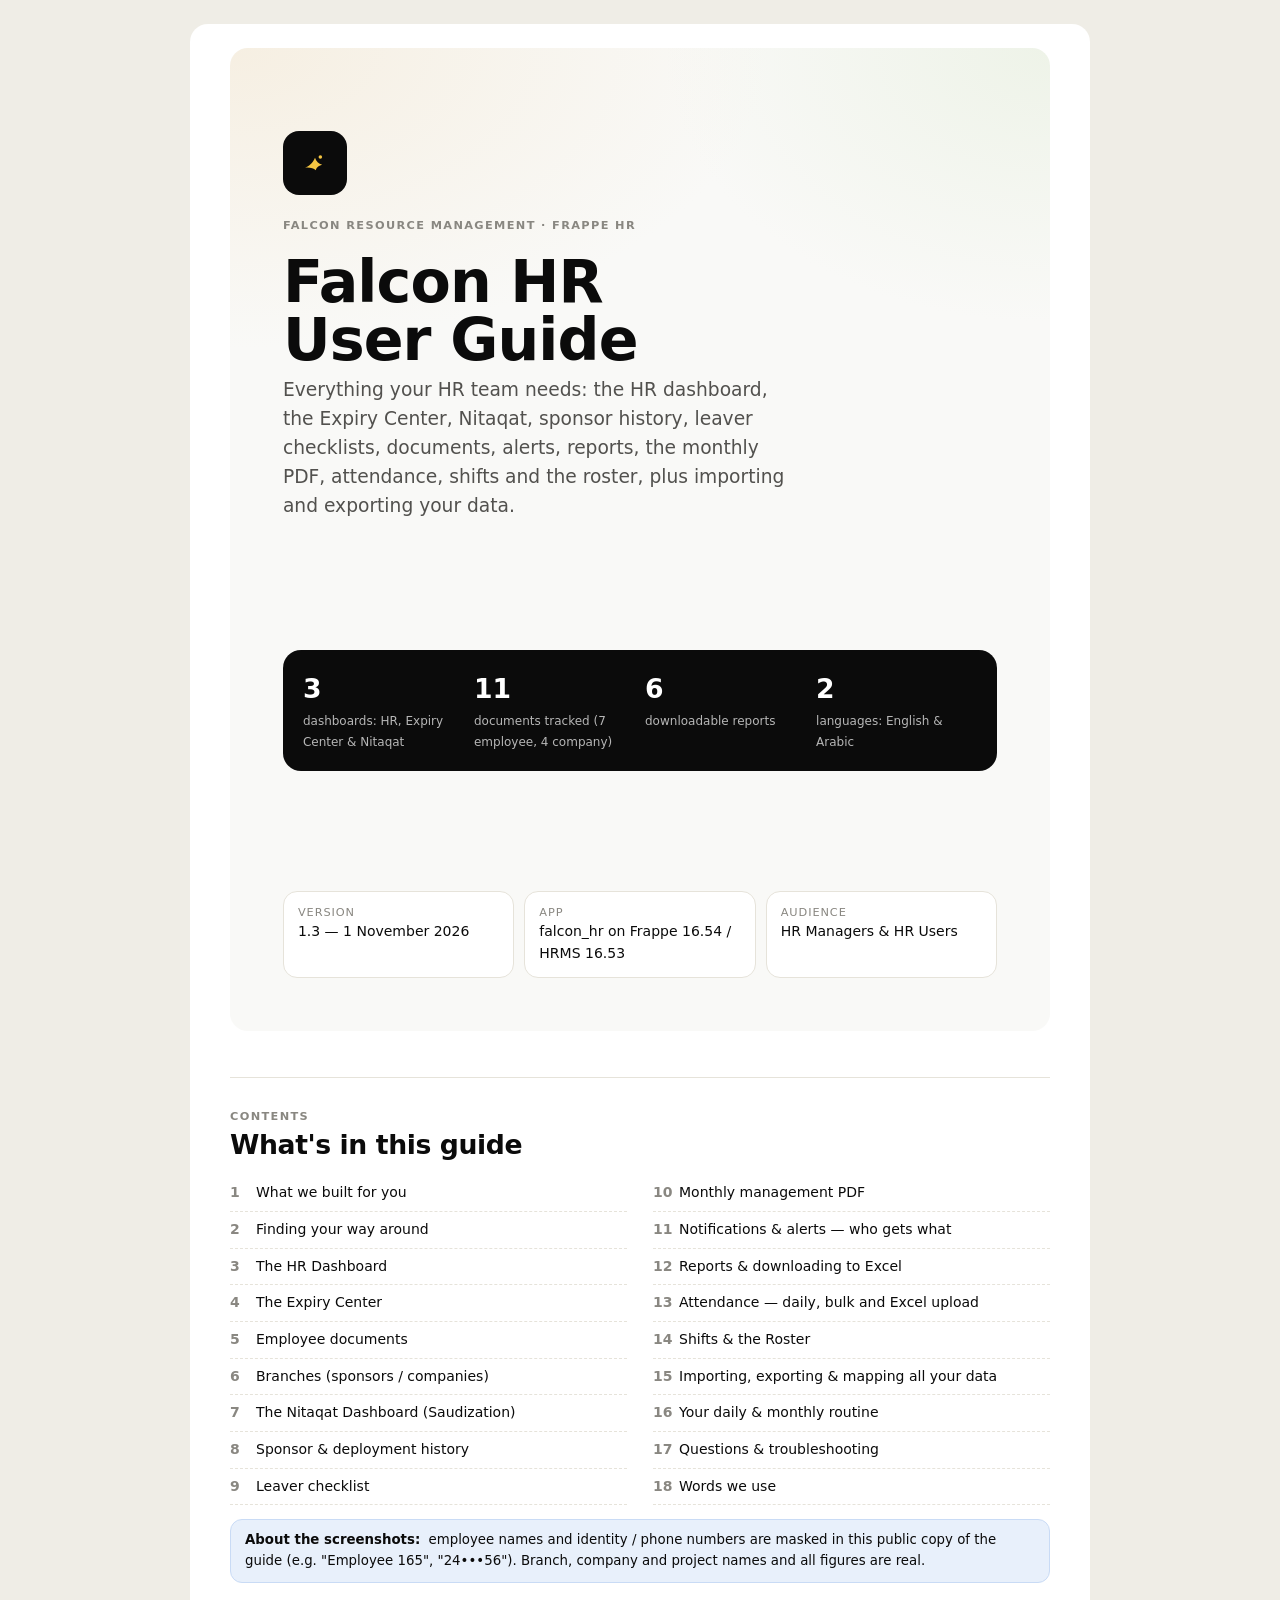
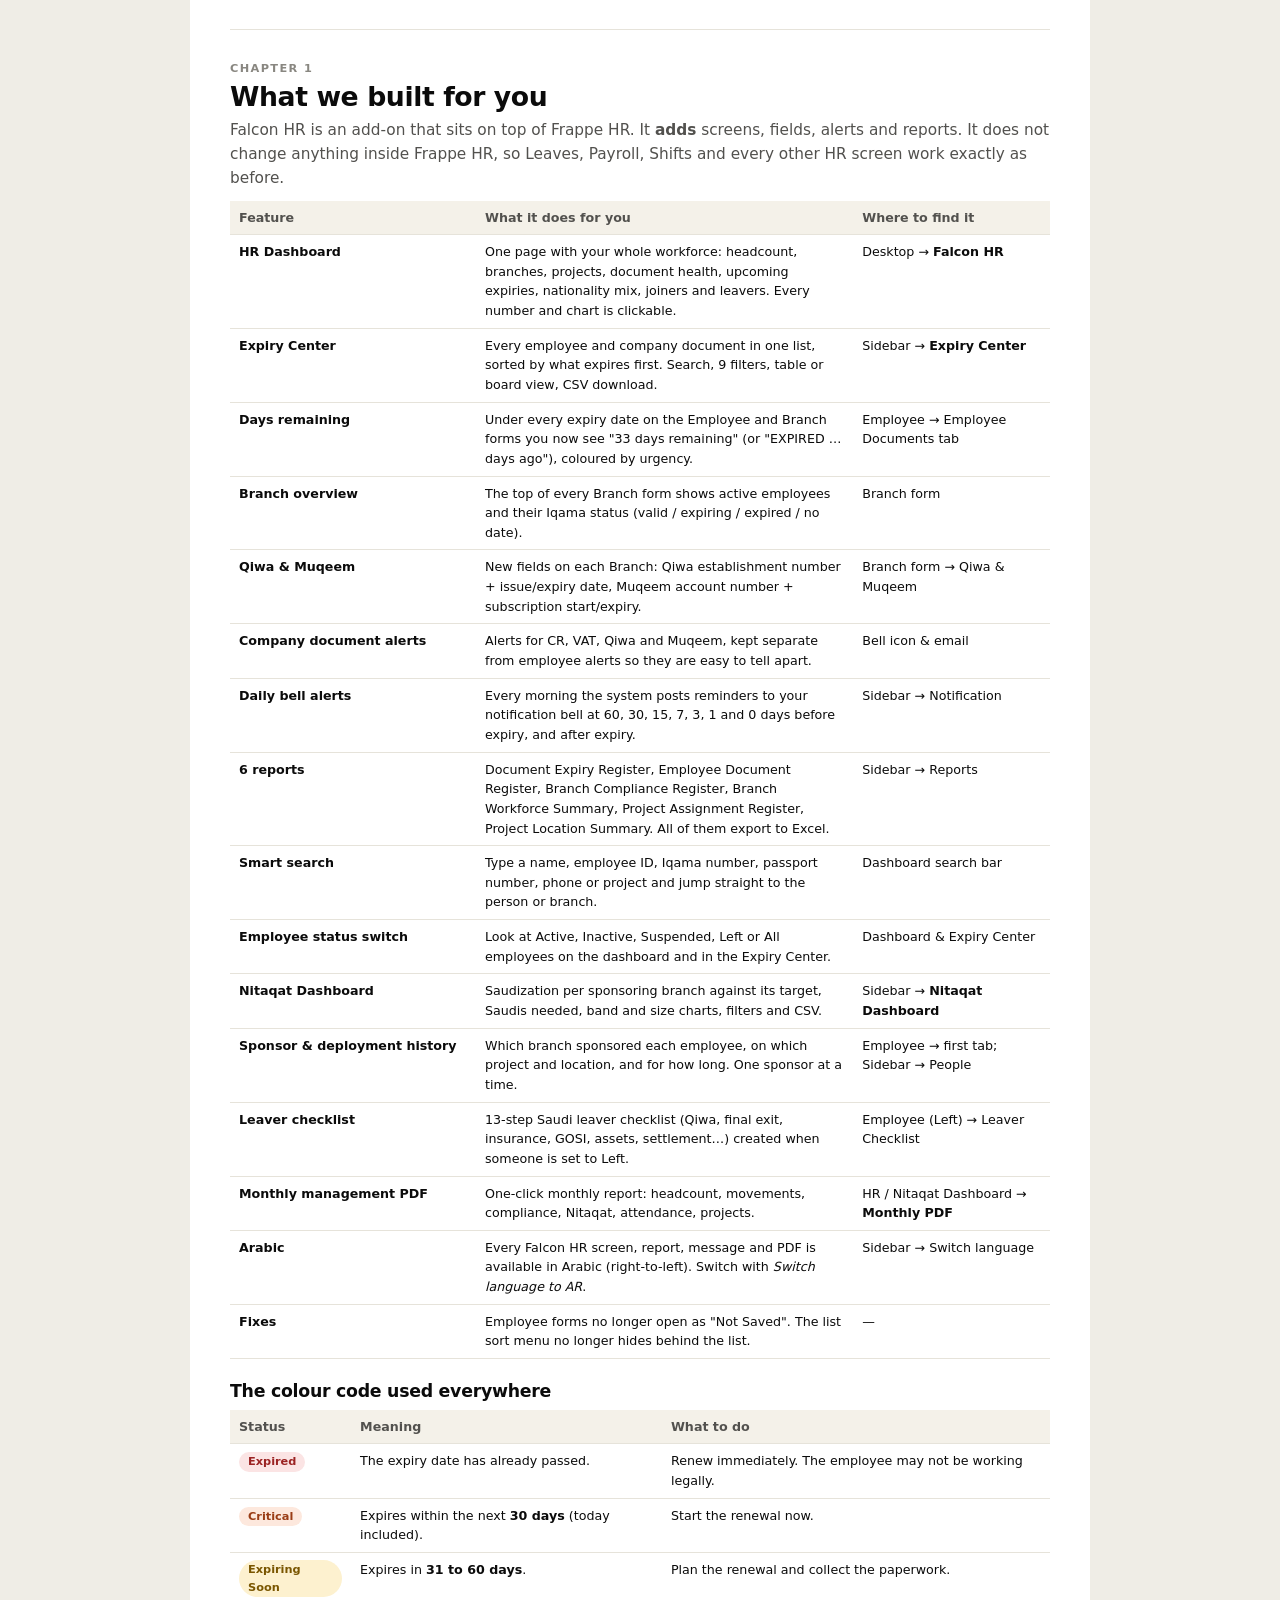
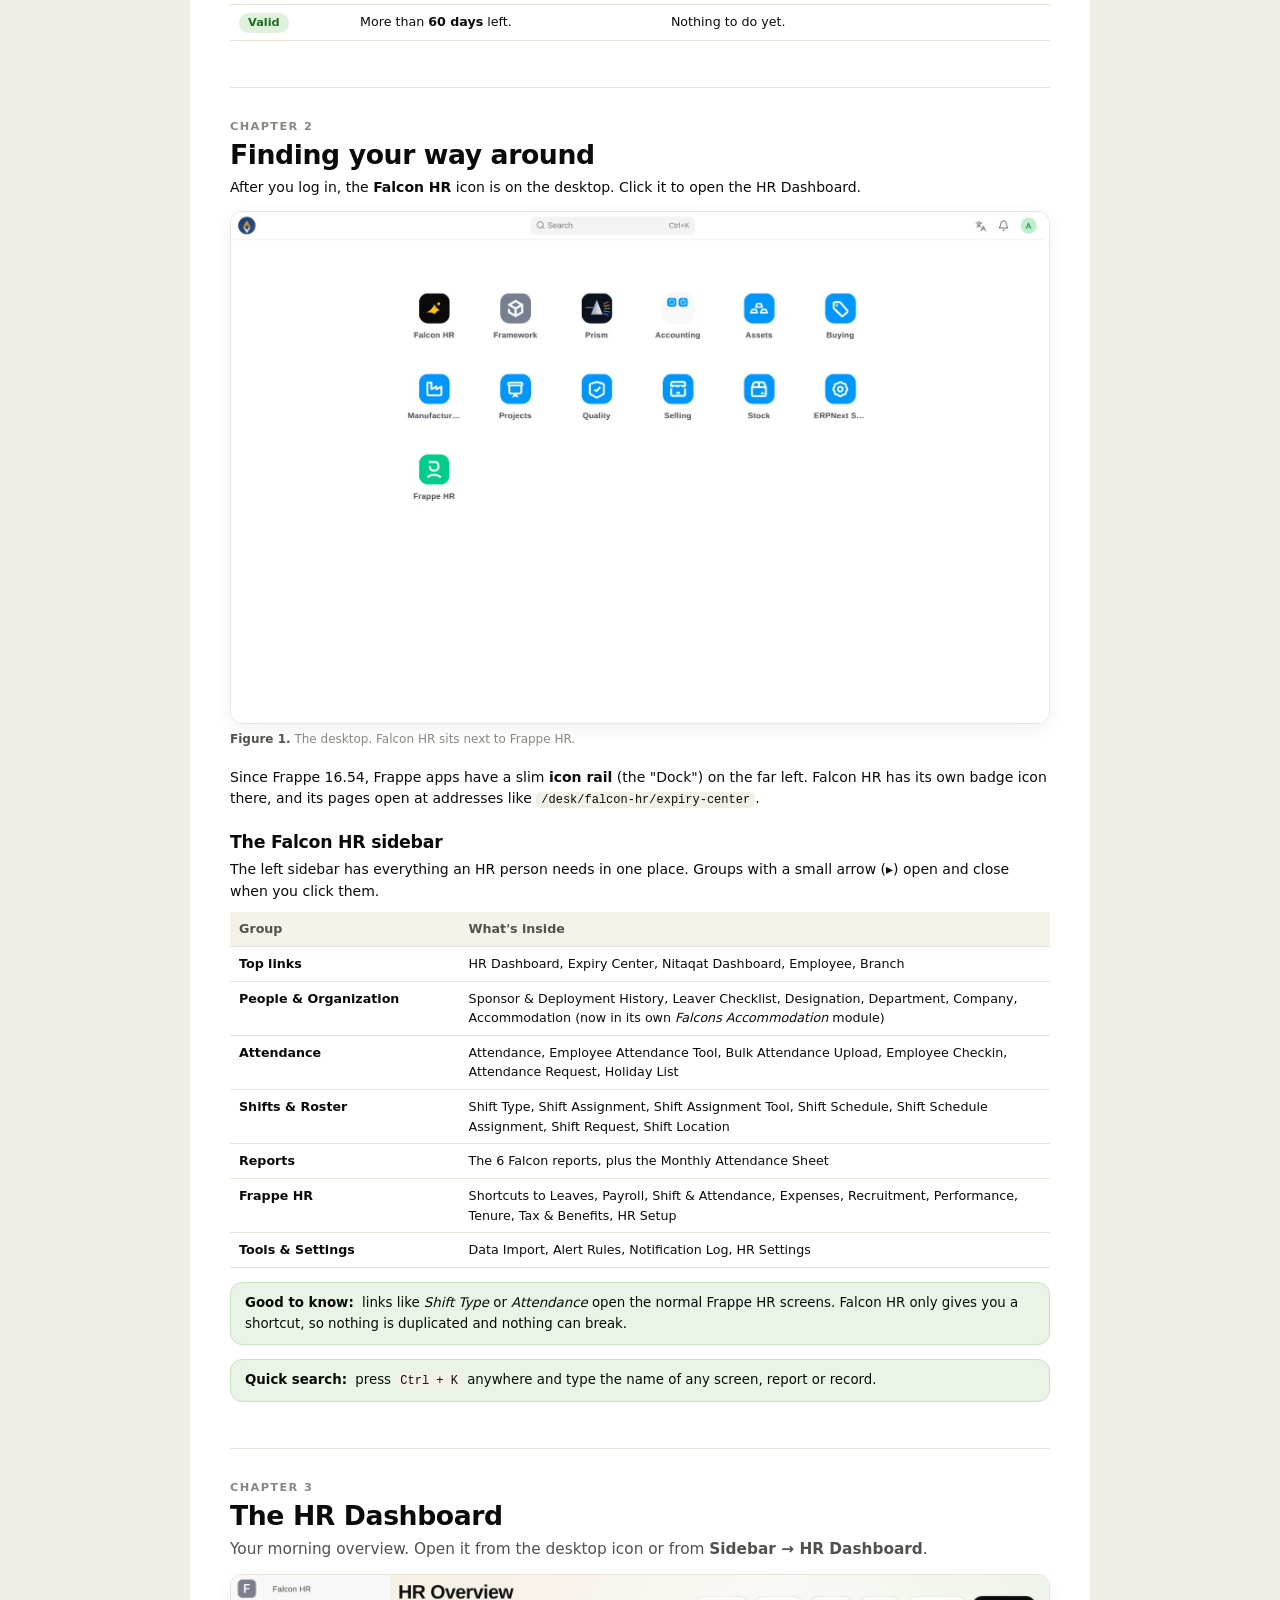
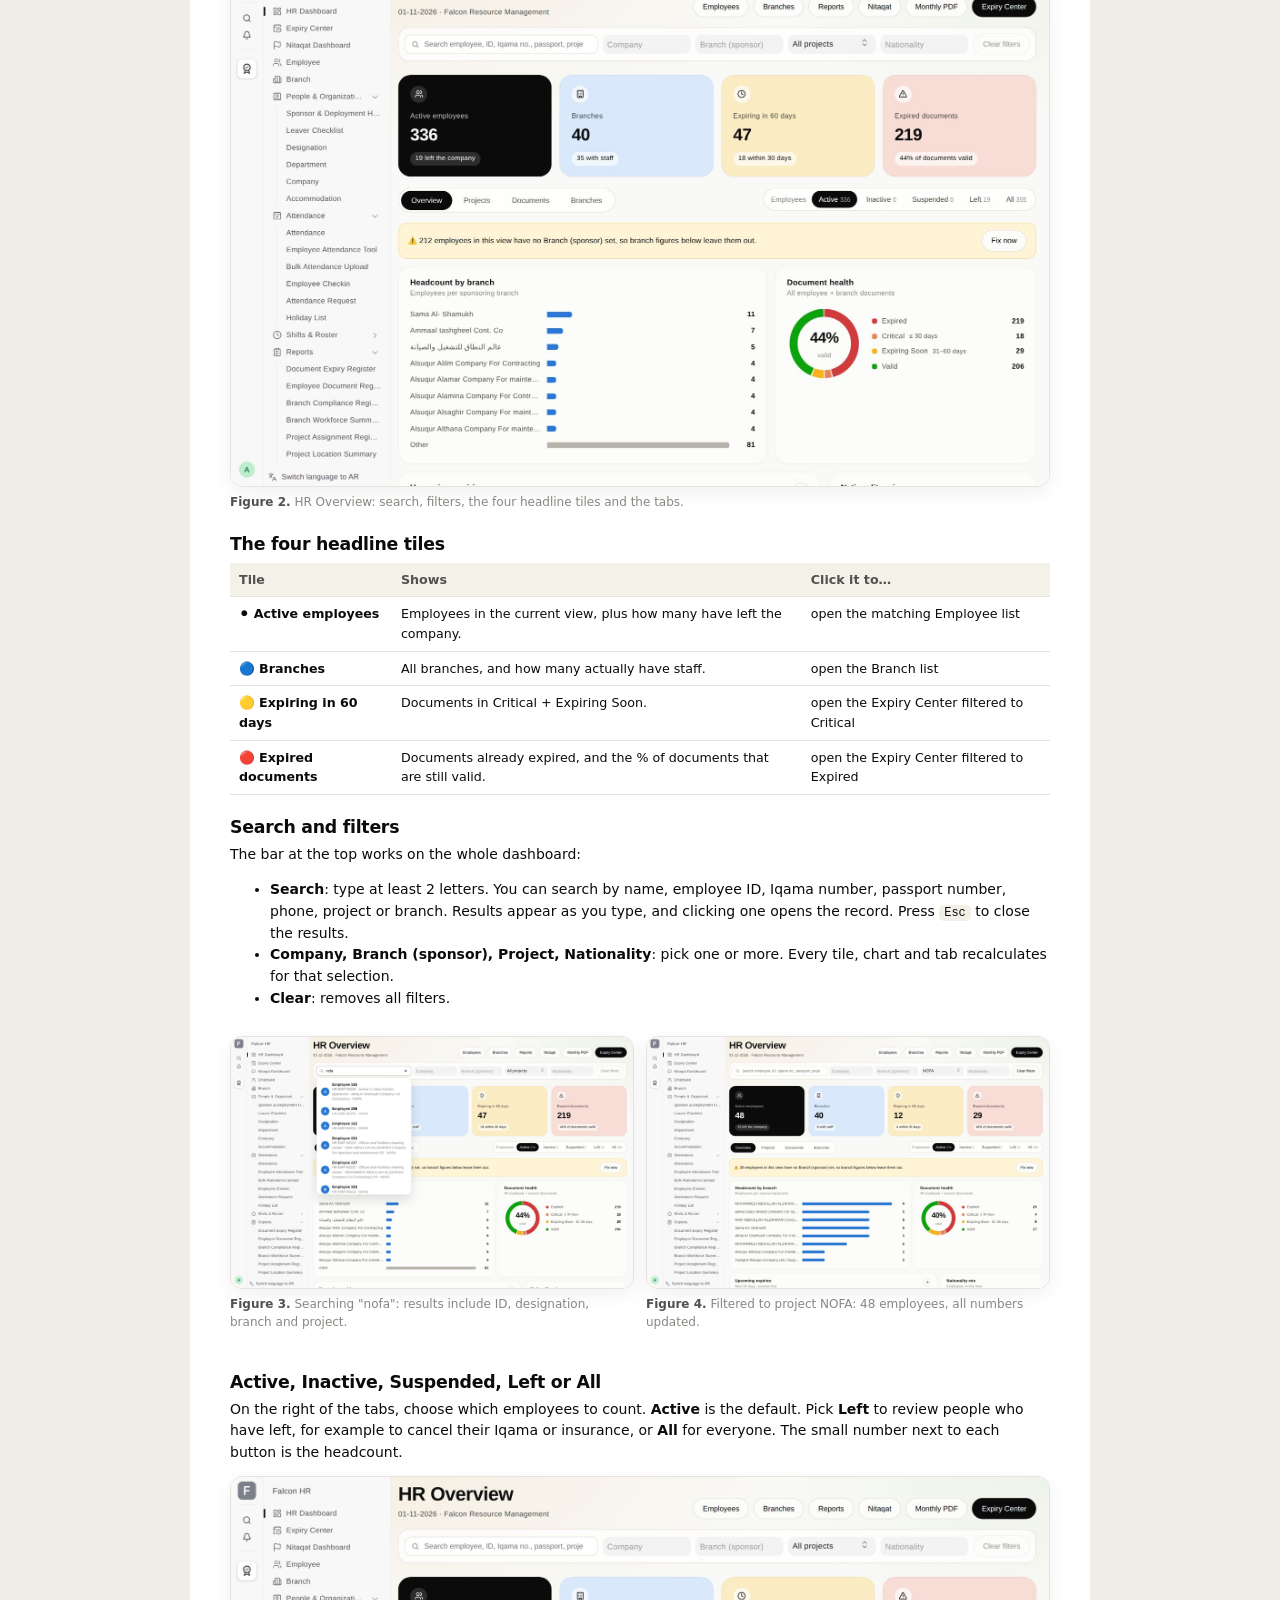
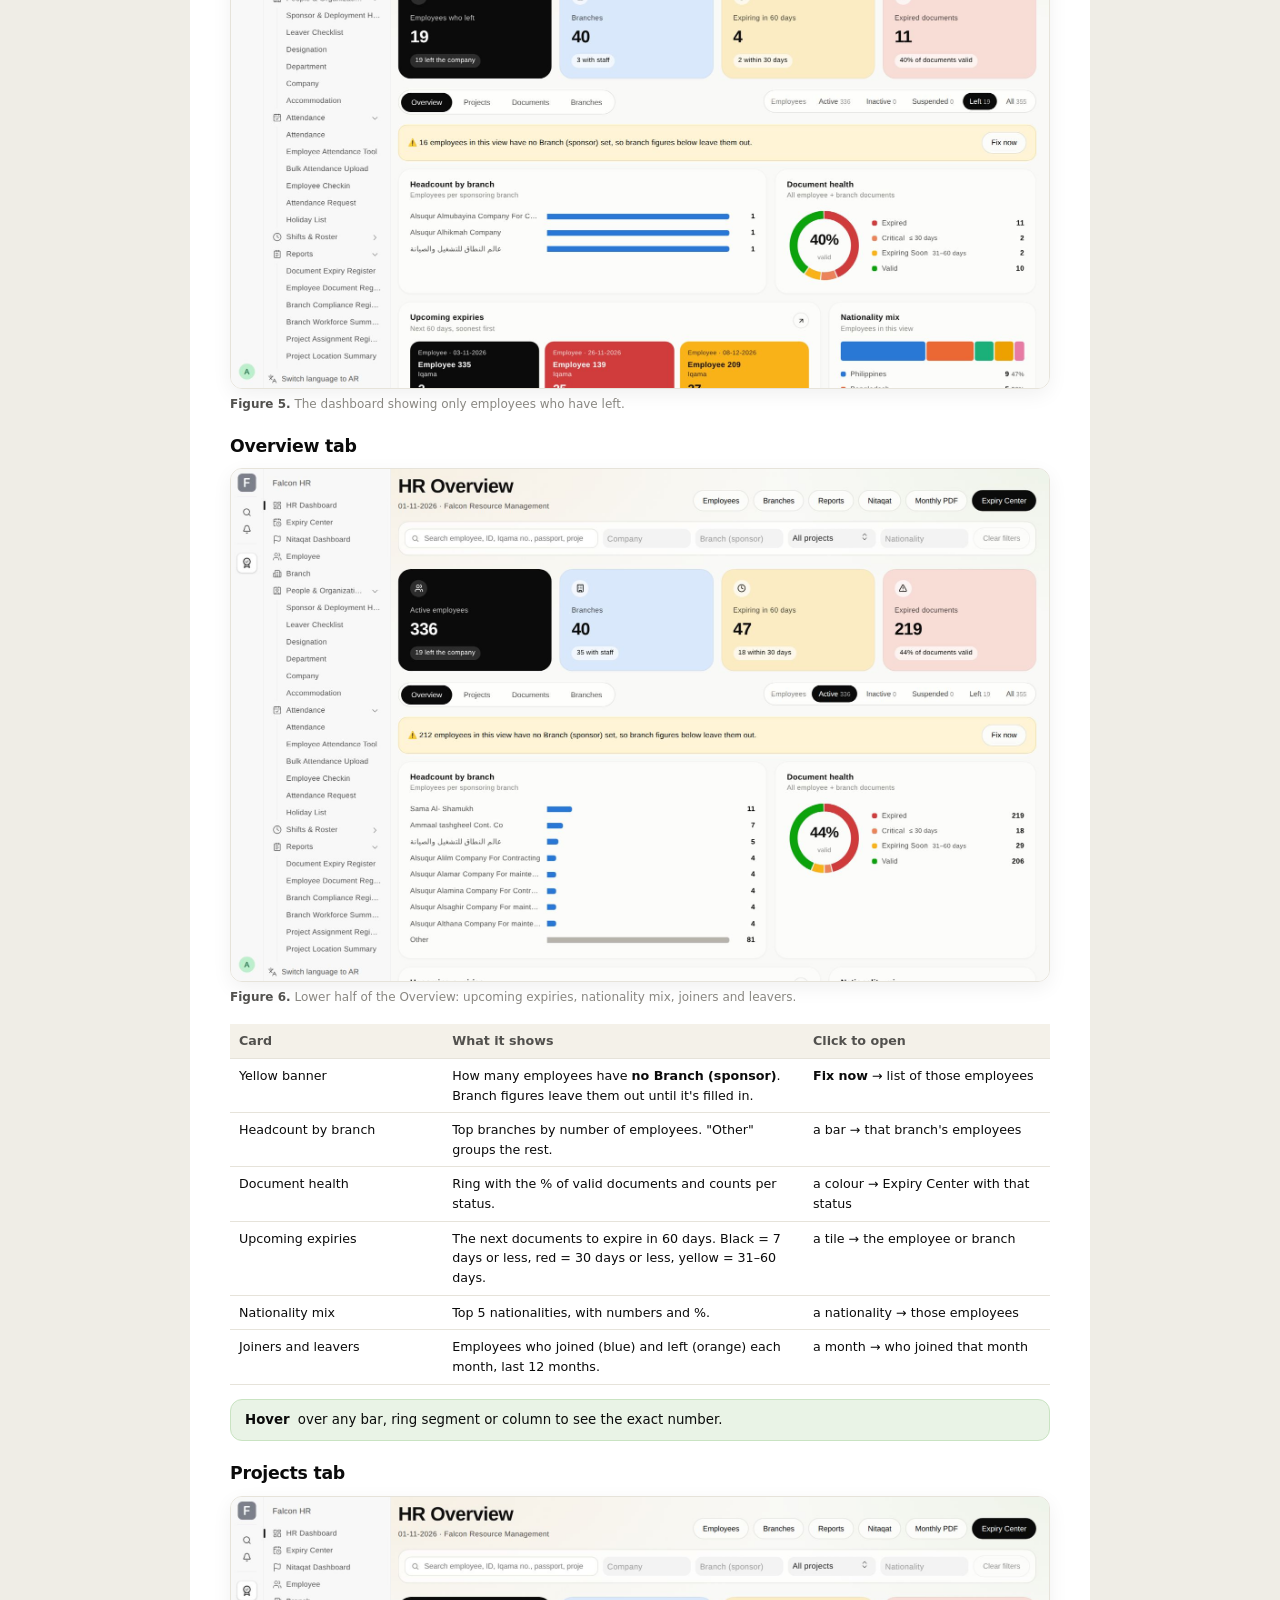
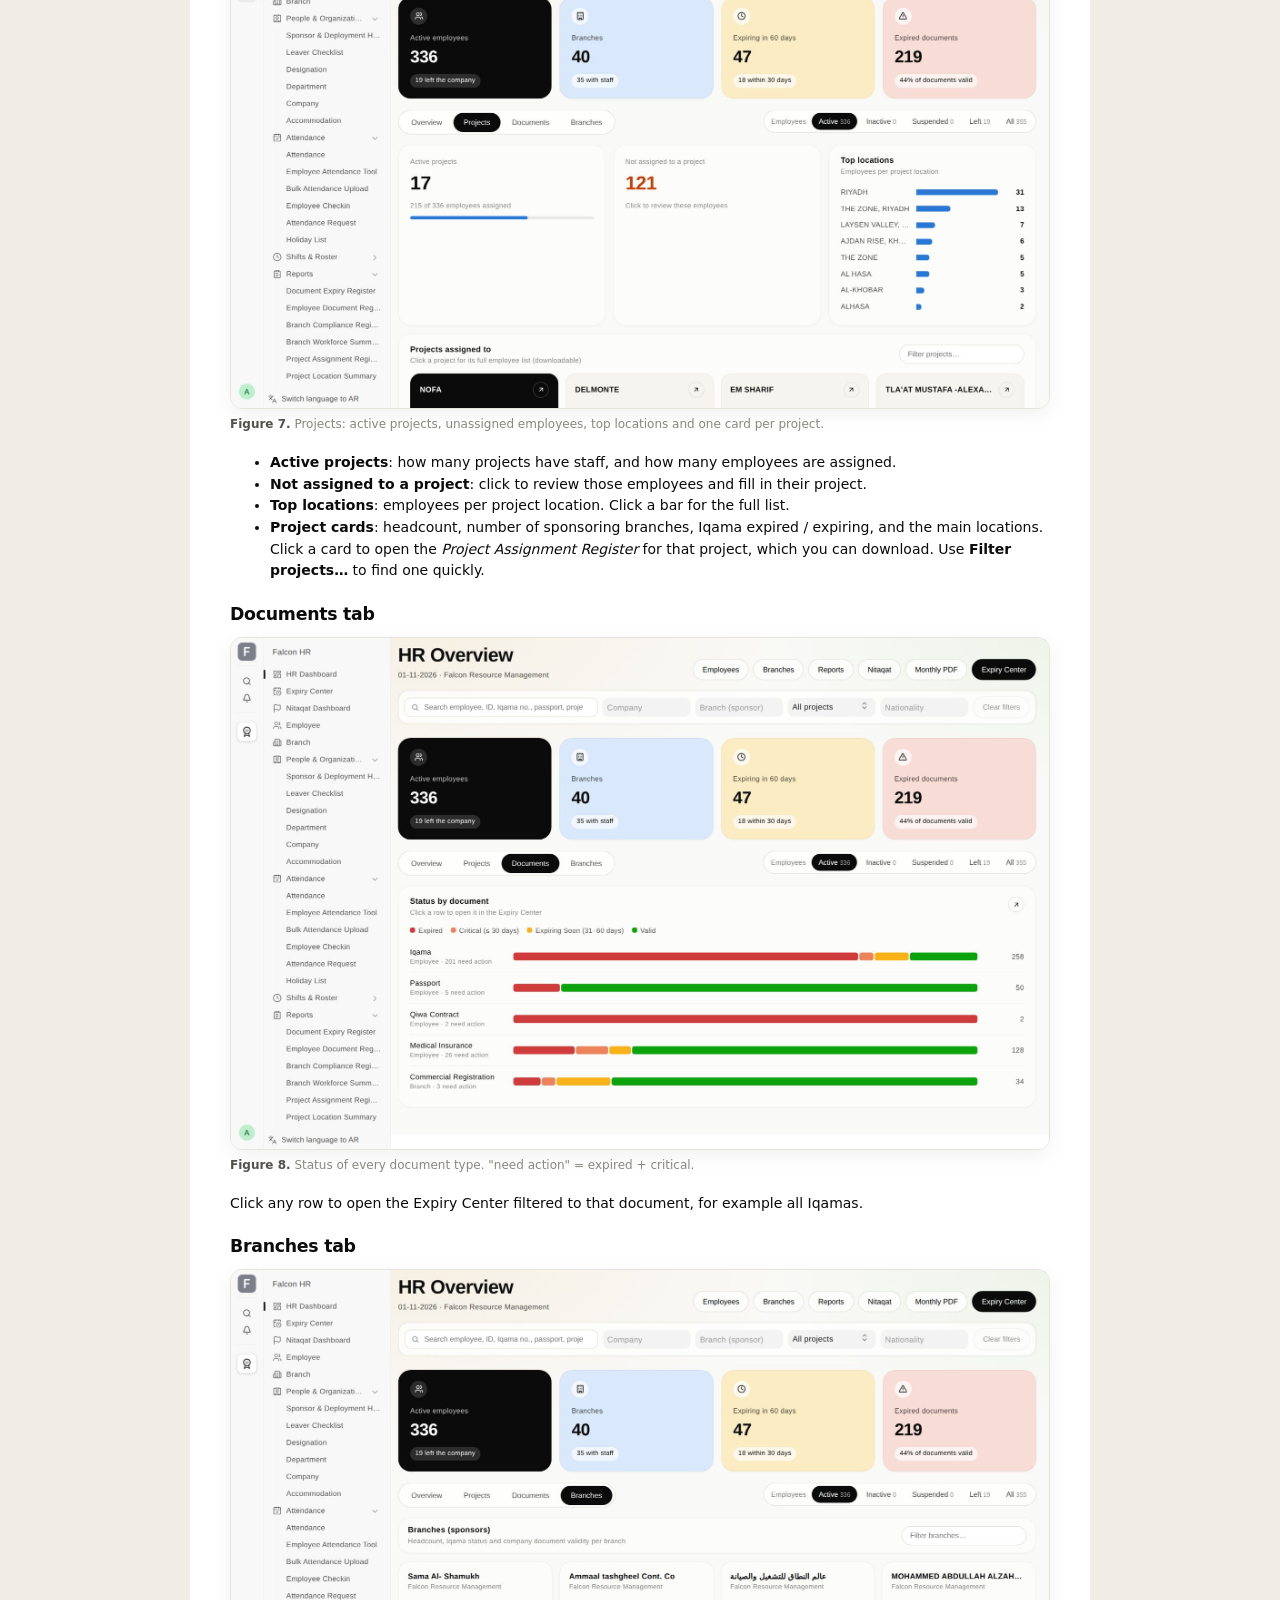
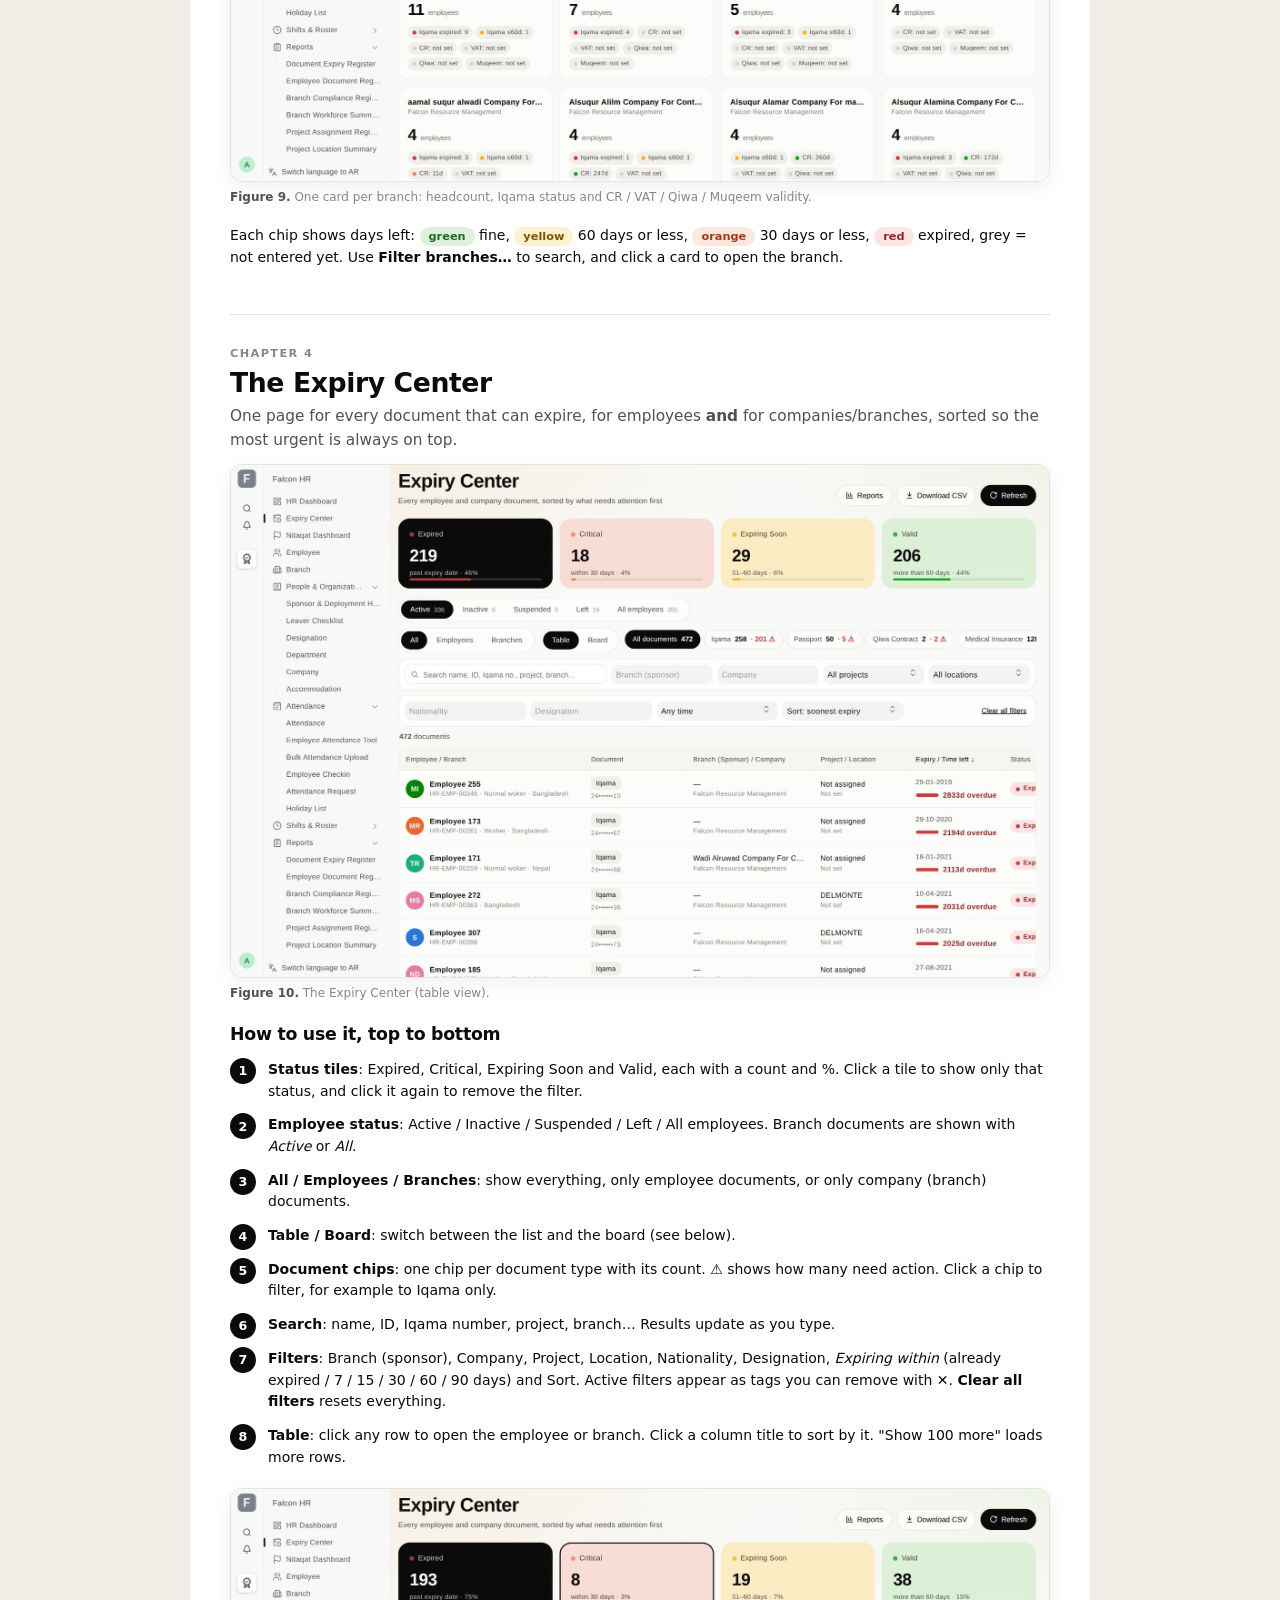
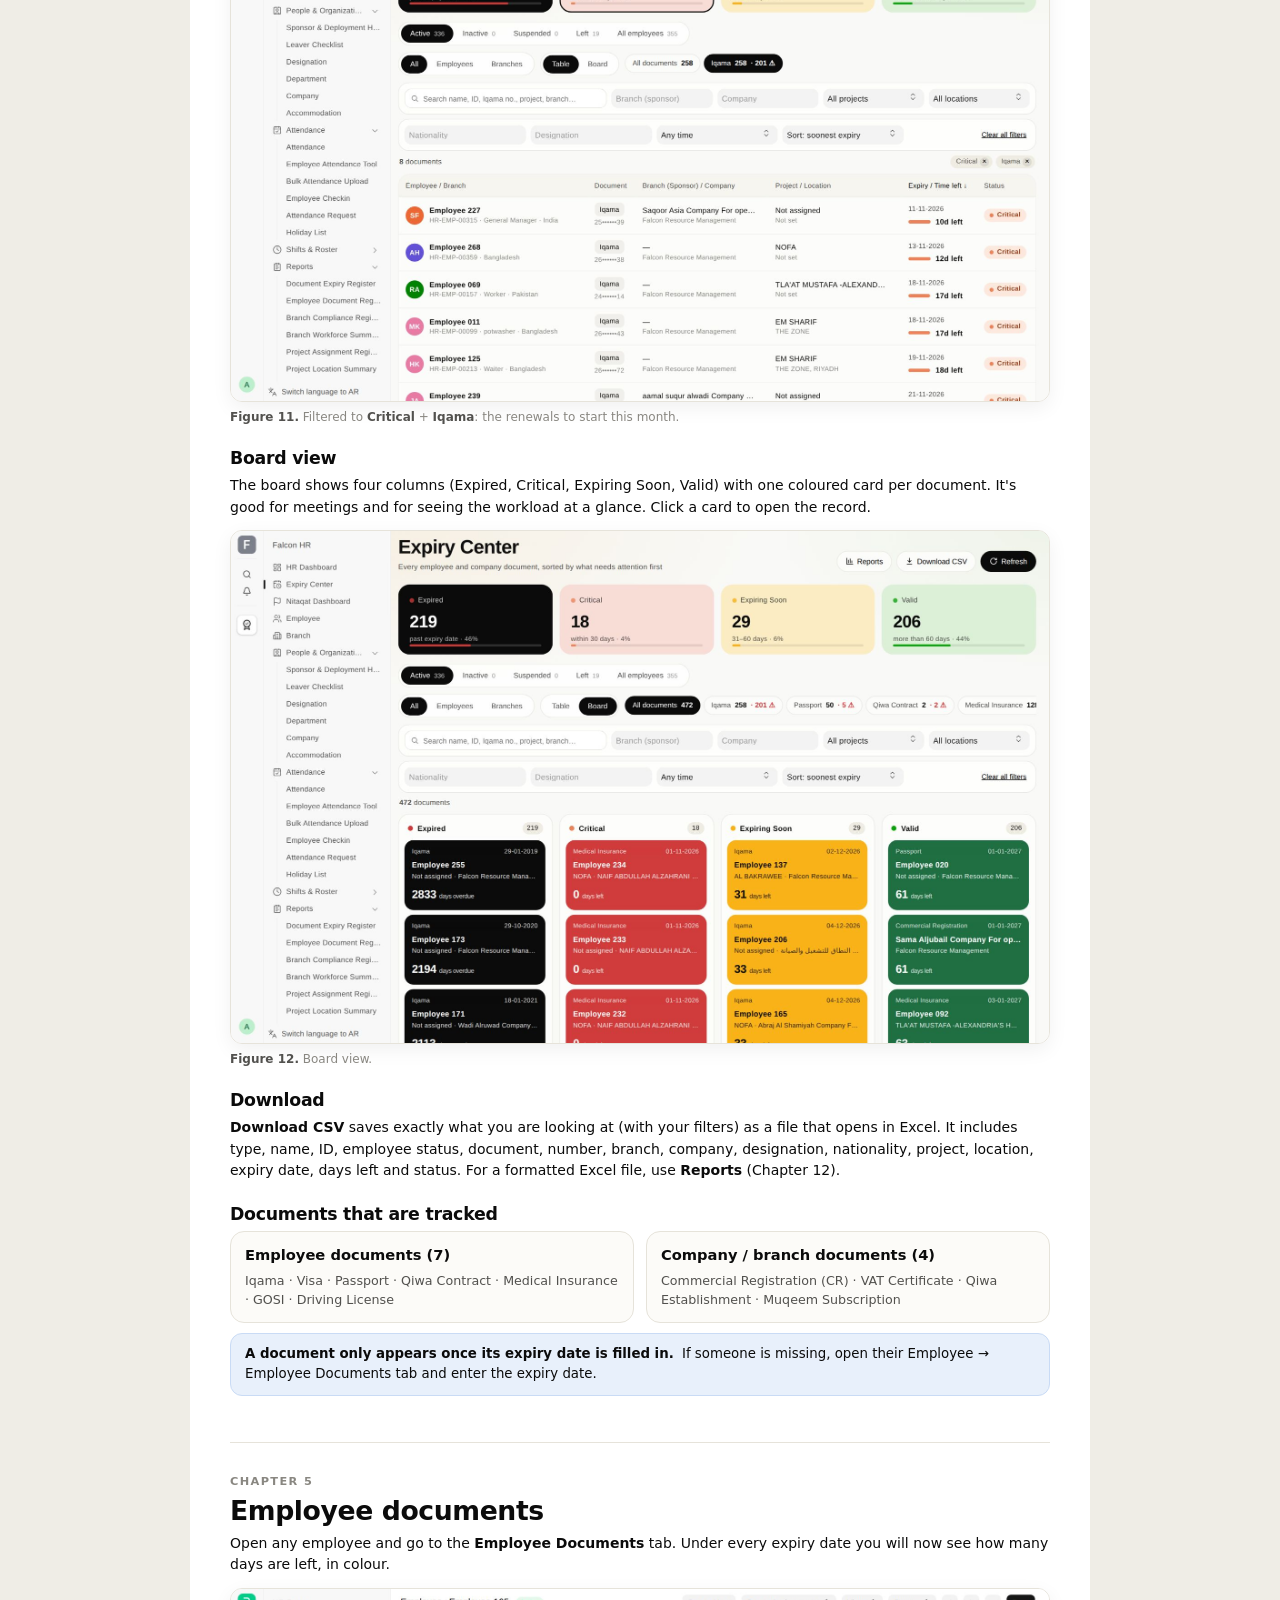
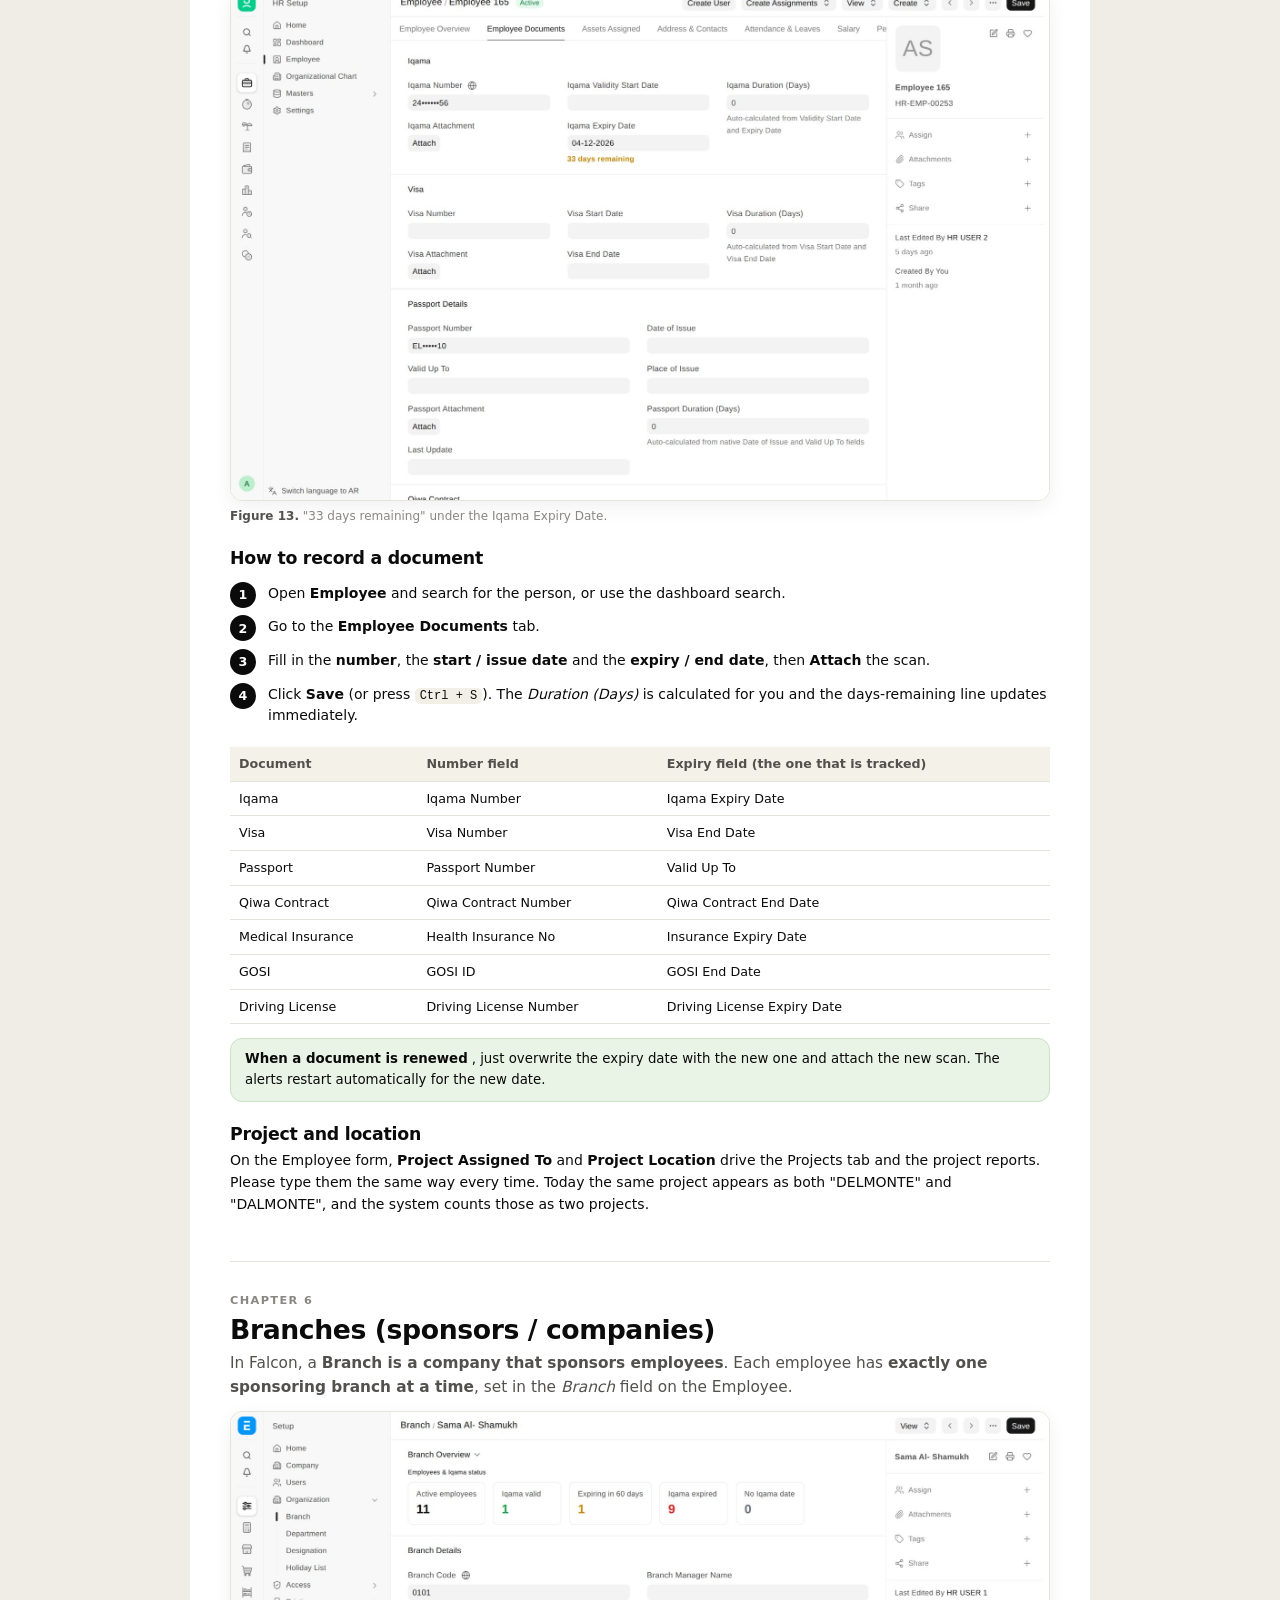
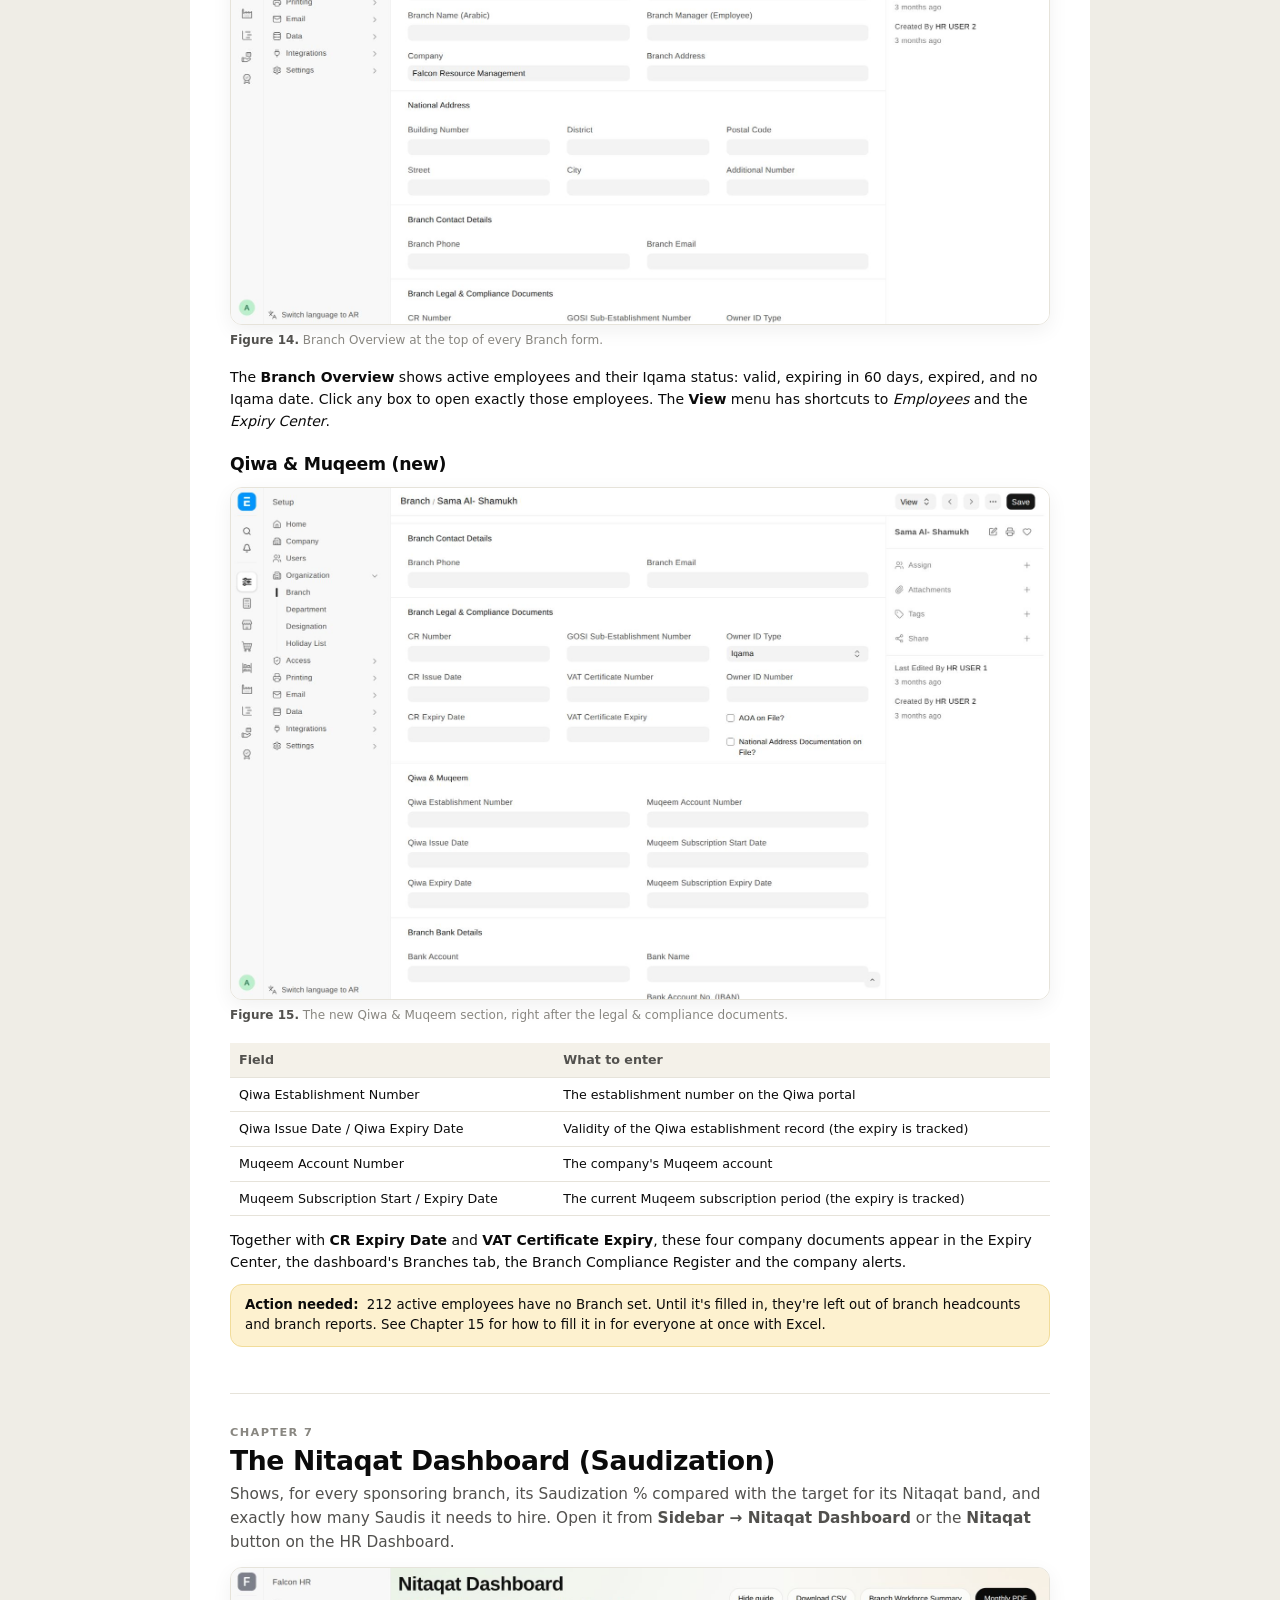
<file: docs/guide/index.html>
<!DOCTYPE html>
<html lang="en">
<head>
<meta charset="utf-8">
<title>Falcon HR — User Guide</title>
<style>
	@page { size: A4; margin: 16mm 14mm 18mm; }
	:root { --ink:#0b0b0b; --ink2:#52514e; --muted:#898781; --line:#e6e3da; --cream:#f7f3ea; --blue:#2a78d6; --red:#d03b3b; --orange:#ec835a; --amber:#fab219; --green:#0ca30c; }
	* { box-sizing: border-box; }
	body { font-family: "Inter", "Segoe UI", system-ui, -apple-system, sans-serif; color: var(--ink); line-height: 1.55; font-size: 10.5pt; margin: 0; background: #fff; }
	.wrap { max-width: 900px; margin: 0 auto; padding: 0 8px; }
	h1, h2, h3 { letter-spacing: -0.015em; line-height: 1.2; }
	h2 { font-size: 20pt; margin: 0 0 6px; padding-top: 4px; }
	h3 { font-size: 13pt; margin: 22px 0 6px; }
	p { margin: 6px 0 10px; }
	a { color: var(--blue); }
	code, .k { font-family: "Cascadia Code", Consolas, monospace; font-size: 9pt; background: #f2efe7; padding: 1px 5px; border-radius: 5px; }
	.chapter { page-break-before: always; padding-top: 6px; }
	.kicker { text-transform: uppercase; font-size: 8.5pt; letter-spacing: .12em; color: var(--muted); font-weight: 600; }
	.lead { font-size: 11.5pt; color: var(--ink2); }
	figure { margin: 12px 0 18px; page-break-inside: avoid; }
	figure img { width: 100%; border-radius: 12px; border: 1px solid var(--line); box-shadow: 0 6px 20px rgba(0,0,0,.06); display: block; }
	figcaption { font-size: 9pt; color: var(--muted); margin-top: 6px; }
	figcaption b { color: var(--ink2); }
	table { width: 100%; border-collapse: collapse; margin: 8px 0 14px; font-size: 9.5pt; page-break-inside: avoid; }
	th { text-align: left; background: #f4f1e9; font-weight: 600; color: var(--ink2); }
	th, td { padding: 7px 9px; border-bottom: 1px solid var(--line); vertical-align: top; }
	.steps { counter-reset: s; list-style: none; padding: 0; margin: 8px 0 14px; }
	.steps li { counter-increment: s; position: relative; padding: 6px 0 6px 38px; }
	.steps li::before { content: counter(s); position: absolute; left: 0; top: 5px; width: 26px; height: 26px; border-radius: 50%; background: var(--ink); color: #fff; font-weight: 600; font-size: 9.5pt; display: grid; place-items: center; }
	.tip, .warn, .note { border-radius: 12px; padding: 10px 14px; margin: 10px 0 14px; font-size: 10pt; page-break-inside: avoid; }
	.tip { background: #e9f3e6; border: 1px solid #c9e3c2; }
	.warn { background: #fdf1cf; border: 1px solid #f1dc9a; }
	.note { background: #e8f0fb; border: 1px solid #c9dbf5; }
	.tip b:first-child, .warn b:first-child, .note b:first-child { margin-right: 4px; }
	.pill { display: inline-block; padding: 1px 9px; border-radius: 999px; font-size: 8.5pt; font-weight: 600; }
	.p-exp { background: #fbe4e4; color: #9b2222; } .p-crit { background: #fde8dd; color: #9a3d16; } .p-soon { background: #fdf1cf; color: #7a5600; } .p-ok { background: #dff1dc; color: #1d6b1d; }
	.grid2 { display: grid; grid-template-columns: 1fr 1fr; gap: 12px; }
	.card { border: 1px solid var(--line); border-radius: 14px; padding: 12px 14px; background: #fcfbf8; page-break-inside: avoid; }
	.card h4 { margin: 0 0 4px; font-size: 11pt; }
	.card p { margin: 0; font-size: 9.5pt; color: var(--ink2); }

	/* cover */
	.cover { height: 260mm; display: flex; flex-direction: column; justify-content: space-between; padding: 22mm 14mm 14mm; border-radius: 18px;
		background: radial-gradient(900px 500px at 0% 0%, #f6efe2 0%, transparent 60%), radial-gradient(700px 500px at 100% 0%, #eef3e8 0%, transparent 55%), #f9f9f7; }
	.cover .logo { width: 64px; height: 64px; border-radius: 16px; background: #0b0b0b; display: grid; place-items: center; }
	.cover h1 { font-size: 44pt; margin: 18px 0 6px; line-height: 1; }
	.cover .sub { font-size: 14pt; color: var(--ink2); max-width: 520px; }
	.cover .meta { display: grid; grid-template-columns: repeat(3, 1fr); gap: 10px; }
	.cover .meta div { background: #fff; border-radius: 14px; padding: 12px 14px; border: 1px solid var(--line); }
	.cover .meta small { display: block; color: var(--muted); font-size: 8.5pt; text-transform: uppercase; letter-spacing: .08em; }
	.cover .hero { background: #0b0b0b; color: #fff; border-radius: 18px; padding: 18px 20px; display: grid; grid-template-columns: repeat(4, 1fr); gap: 10px; }
	.cover .hero b { display: block; font-size: 20pt; }
	.cover .hero span { font-size: 9pt; opacity: .7; }

	.toc { columns: 2; column-gap: 26px; padding: 0; list-style: none; }
	.toc li { break-inside: avoid; padding: 7px 0; border-bottom: 1px dashed var(--line); }
	.toc b { display: inline-block; width: 26px; color: var(--muted); }
	@media screen { body { background: #efede6; } .wrap { background: #fff; padding: 24px 40px 60px; margin: 24px auto; border-radius: 18px; } .chapter { margin-top: 46px; border-top: 1px solid var(--line); padding-top: 30px; } }
</style>
</head>
<body><div class="wrap">

<!-- COVER -->
<section class="cover">
	<div>
		<div class="logo"><svg width="38" height="38" viewBox="0 0 64 64"><path d="M14 40c8-2 14-8 18-17 2 6 6 10 12 12-5 1-9 4-11 9-3-3-10-5-19-4z" fill="#f5c542"/><circle cx="41" cy="22" r="3" fill="#f5c542"/></svg></div>
		<div class="kicker" style="margin-top:22px">Falcon Resource Management · Frappe HR</div>
		<h1>Falcon HR<br>User Guide</h1>
		<p class="sub">Everything your HR team needs: the HR dashboard, the Expiry Center, Nitaqat, sponsor history, leaver checklists, documents, alerts, reports, the monthly PDF, attendance, shifts and the roster, plus importing and exporting your data.</p>
	</div>
	<div class="hero">
		<div><b>3</b><span>dashboards: HR, Expiry Center &amp; Nitaqat</span></div>
		<div><b>11</b><span>documents tracked (7 employee, 4 company)</span></div>
		<div><b>6</b><span>downloadable reports</span></div>
		<div><b>2</b><span>languages: English &amp; Arabic</span></div>
	</div>
	<div class="meta">
		<div><small>Version</small>1.3 — 1 November 2026</div>
		<div><small>App</small>falcon_hr on Frappe 16.54 / HRMS 16.53</div>
		<div><small>Audience</small>HR Managers &amp; HR Users</div>
	</div>
</section>

<!-- TOC -->
<section class="chapter">
	<div class="kicker">Contents</div>
	<h2>What's in this guide</h2>
	<ol class="toc">
		<li><b>1</b>What we built for you</li>
		<li><b>2</b>Finding your way around</li>
		<li><b>3</b>The HR Dashboard</li>
		<li><b>4</b>The Expiry Center</li>
		<li><b>5</b>Employee documents</li>
		<li><b>6</b>Branches (sponsors / companies)</li>
		<li><b>7</b>The Nitaqat Dashboard (Saudization)</li>
		<li><b>8</b>Sponsor &amp; deployment history</li>
		<li><b>9</b>Leaver checklist</li>
		<li><b>10</b>Monthly management PDF</li>
		<li><b>11</b>Notifications &amp; alerts — who gets what</li>
		<li><b>12</b>Reports &amp; downloading to Excel</li>
		<li><b>13</b>Attendance — daily, bulk and Excel upload</li>
		<li><b>14</b>Shifts &amp; the Roster</li>
		<li><b>15</b>Importing, exporting &amp; mapping all your data</li>
		<li><b>16</b>Your daily &amp; monthly routine</li>
		<li><b>17</b>Questions &amp; troubleshooting</li>
		<li><b>18</b>Words we use</li>
	</ol>
	<div class="note"><b>About the screenshots:</b> employee names and identity / phone numbers are masked in this public copy of the guide (e.g. "Employee 165", "24•••56"). Branch, company and project names and all figures are real.</div>
</section>

<!-- 1 -->
<section class="chapter">
	<div class="kicker">Chapter 1</div>
	<h2>What we built for you</h2>
	<p class="lead">Falcon HR is an add-on that sits on top of Frappe HR. It <b>adds</b> screens, fields, alerts and reports. It does not change anything inside Frappe HR, so Leaves, Payroll, Shifts and every other HR screen work exactly as before.</p>
	<table>
		<tr><th style="width:30%">Feature</th><th>What it does for you</th><th style="width:24%">Where to find it</th></tr>
		<tr><td><b>HR Dashboard</b></td><td>One page with your whole workforce: headcount, branches, projects, document health, upcoming expiries, nationality mix, joiners and leavers. Every number and chart is clickable.</td><td>Desktop → <b>Falcon HR</b></td></tr>
		<tr><td><b>Expiry Center</b></td><td>Every employee and company document in one list, sorted by what expires first. Search, 9 filters, table or board view, CSV download.</td><td>Sidebar → <b>Expiry Center</b></td></tr>
		<tr><td><b>Days remaining</b></td><td>Under every expiry date on the Employee and Branch forms you now see "33 days remaining" (or "EXPIRED … days ago"), coloured by urgency.</td><td>Employee → Employee Documents tab</td></tr>
		<tr><td><b>Branch overview</b></td><td>The top of every Branch form shows active employees and their Iqama status (valid / expiring / expired / no date).</td><td>Branch form</td></tr>
		<tr><td><b>Qiwa &amp; Muqeem</b></td><td>New fields on each Branch: Qiwa establishment number + issue/expiry date, Muqeem account number + subscription start/expiry.</td><td>Branch form → Qiwa &amp; Muqeem</td></tr>
		<tr><td><b>Company document alerts</b></td><td>Alerts for CR, VAT, Qiwa and Muqeem, kept separate from employee alerts so they are easy to tell apart.</td><td>Bell icon &amp; email</td></tr>
		<tr><td><b>Daily bell alerts</b></td><td>Every morning the system posts reminders to your notification bell at 60, 30, 15, 7, 3, 1 and 0 days before expiry, and after expiry.</td><td>Sidebar → Notification</td></tr>
		<tr><td><b>6 reports</b></td><td>Document Expiry Register, Employee Document Register, Branch Compliance Register, Branch Workforce Summary, Project Assignment Register, Project Location Summary. All of them export to Excel.</td><td>Sidebar → Reports</td></tr>
		<tr><td><b>Smart search</b></td><td>Type a name, employee ID, Iqama number, passport number, phone or project and jump straight to the person or branch.</td><td>Dashboard search bar</td></tr>
		<tr><td><b>Employee status switch</b></td><td>Look at Active, Inactive, Suspended, Left or All employees on the dashboard and in the Expiry Center.</td><td>Dashboard &amp; Expiry Center</td></tr>
		<tr><td><b>Nitaqat Dashboard</b></td><td>Saudization per sponsoring branch against its target, Saudis needed, band and size charts, filters and CSV.</td><td>Sidebar → <b>Nitaqat Dashboard</b></td></tr>
		<tr><td><b>Sponsor &amp; deployment history</b></td><td>Which branch sponsored each employee, on which project and location, and for how long. One sponsor at a time.</td><td>Employee → first tab; Sidebar → People</td></tr>
		<tr><td><b>Leaver checklist</b></td><td>13-step Saudi leaver checklist (Qiwa, final exit, insurance, GOSI, assets, settlement…) created when someone is set to Left.</td><td>Employee (Left) → Leaver Checklist</td></tr>
		<tr><td><b>Monthly management PDF</b></td><td>One-click monthly report: headcount, movements, compliance, Nitaqat, attendance, projects.</td><td>HR / Nitaqat Dashboard → <b>Monthly PDF</b></td></tr>
		<tr><td><b>Arabic</b></td><td>Every Falcon HR screen, report, message and PDF is available in Arabic (right-to-left). Switch with <i>Switch language to AR</i>.</td><td>Sidebar → Switch language</td></tr>
		<tr><td><b>Fixes</b></td><td>Employee forms no longer open as "Not Saved". The list sort menu no longer hides behind the list.</td><td>—</td></tr>
	</table>
	<h3>The colour code used everywhere</h3>
	<table>
		<tr><th>Status</th><th>Meaning</th><th>What to do</th></tr>
		<tr><td><span class="pill p-exp">Expired</span></td><td>The expiry date has already passed.</td><td>Renew immediately. The employee may not be working legally.</td></tr>
		<tr><td><span class="pill p-crit">Critical</span></td><td>Expires within the next <b>30 days</b> (today included).</td><td>Start the renewal now.</td></tr>
		<tr><td><span class="pill p-soon">Expiring Soon</span></td><td>Expires in <b>31 to 60 days</b>.</td><td>Plan the renewal and collect the paperwork.</td></tr>
		<tr><td><span class="pill p-ok">Valid</span></td><td>More than <b>60 days</b> left.</td><td>Nothing to do yet.</td></tr>
	</table>
</section>

<!-- 2 -->
<section class="chapter">
	<div class="kicker">Chapter 2</div>
	<h2>Finding your way around</h2>
	<p>After you log in, the <b>Falcon HR</b> icon is on the desktop. Click it to open the HR Dashboard.</p>
	<figure><img src="images/01-desktop.jpg"><figcaption><b>Figure 1.</b> The desktop. Falcon HR sits next to Frappe HR.</figcaption></figure>
	<p>Since Frappe 16.54, Frappe apps have a slim <b>icon rail</b> (the "Dock") on the far left. Falcon HR has its own badge icon there, and its pages open at addresses like <code>/desk/falcon-hr/expiry-center</code>.</p>
	<h3>The Falcon HR sidebar</h3>
	<p>The left sidebar has everything an HR person needs in one place. Groups with a small arrow (▸) open and close when you click them.</p>
	<table>
		<tr><th style="width:28%">Group</th><th>What's inside</th></tr>
		<tr><td><b>Top links</b></td><td>HR Dashboard, Expiry Center, Nitaqat Dashboard, Employee, Branch</td></tr>
		<tr><td><b>People &amp; Organization</b></td><td>Sponsor &amp; Deployment History, Leaver Checklist, Designation, Department, Company, Accommodation (now in its own <i>Falcons Accommodation</i> module)</td></tr>
		<tr><td><b>Attendance</b></td><td>Attendance, Employee Attendance Tool, Bulk Attendance Upload, Employee Checkin, Attendance Request, Holiday List</td></tr>
		<tr><td><b>Shifts &amp; Roster</b></td><td>Shift Type, Shift Assignment, Shift Assignment Tool, Shift Schedule, Shift Schedule Assignment, Shift Request, Shift Location</td></tr>
		<tr><td><b>Reports</b></td><td>The 6 Falcon reports, plus the Monthly Attendance Sheet</td></tr>
		<tr><td><b>Frappe HR</b></td><td>Shortcuts to Leaves, Payroll, Shift &amp; Attendance, Expenses, Recruitment, Performance, Tenure, Tax &amp; Benefits, HR Setup</td></tr>
		<tr><td><b>Tools &amp; Settings</b></td><td>Data Import, Alert Rules, Notification Log, HR Settings</td></tr>
	</table>
	<div class="tip"><b>Good to know:</b> links like <i>Shift Type</i> or <i>Attendance</i> open the normal Frappe HR screens. Falcon HR only gives you a shortcut, so nothing is duplicated and nothing can break.</div>
	<div class="tip"><b>Quick search:</b> press <span class="k">Ctrl + K</span> anywhere and type the name of any screen, report or record.</div>
</section>

<!-- 3 -->
<section class="chapter">
	<div class="kicker">Chapter 3</div>
	<h2>The HR Dashboard</h2>
	<p class="lead">Your morning overview. Open it from the desktop icon or from <b>Sidebar → HR Dashboard</b>.</p>
	<figure><img src="images/02-dashboard-overview.jpg"><figcaption><b>Figure 2.</b> HR Overview: search, filters, the four headline tiles and the tabs.</figcaption></figure>
	<h3>The four headline tiles</h3>
	<table>
		<tr><th>Tile</th><th>Shows</th><th>Click it to…</th></tr>
		<tr><td>⚫ <b>Active employees</b></td><td>Employees in the current view, plus how many have left the company.</td><td>open the matching Employee list</td></tr>
		<tr><td>🔵 <b>Branches</b></td><td>All branches, and how many actually have staff.</td><td>open the Branch list</td></tr>
		<tr><td>🟡 <b>Expiring in 60 days</b></td><td>Documents in Critical + Expiring Soon.</td><td>open the Expiry Center filtered to Critical</td></tr>
		<tr><td>🔴 <b>Expired documents</b></td><td>Documents already expired, and the % of documents that are still valid.</td><td>open the Expiry Center filtered to Expired</td></tr>
	</table>
	<h3>Search and filters</h3>
	<p>The bar at the top works on the whole dashboard:</p>
	<ul>
		<li><b>Search</b>: type at least 2 letters. You can search by name, employee ID, Iqama number, passport number, phone, project or branch. Results appear as you type, and clicking one opens the record. Press <span class="k">Esc</span> to close the results.</li>
		<li><b>Company, Branch (sponsor), Project, Nationality</b>: pick one or more. Every tile, chart and tab recalculates for that selection.</li>
		<li><b>Clear</b>: removes all filters.</li>
	</ul>
	<div class="grid2">
		<figure><img src="images/04-dashboard-search.jpg"><figcaption><b>Figure 3.</b> Searching "nofa": results include ID, designation, branch and project.</figcaption></figure>
		<figure><img src="images/05-dashboard-filters.jpg"><figcaption><b>Figure 4.</b> Filtered to project NOFA: 48 employees, all numbers updated.</figcaption></figure>
	</div>
	<h3>Active, Inactive, Suspended, Left or All</h3>
	<p>On the right of the tabs, choose which employees to count. <b>Active</b> is the default. Pick <b>Left</b> to review people who have left, for example to cancel their Iqama or insurance, or <b>All</b> for everyone. The small number next to each button is the headcount.</p>
	<figure><img src="images/09-dashboard-status-left.jpg"><figcaption><b>Figure 5.</b> The dashboard showing only employees who have left.</figcaption></figure>

	<h3>Overview tab</h3>
	<figure><img src="images/03-dashboard-overview-lower.jpg"><figcaption><b>Figure 6.</b> Lower half of the Overview: upcoming expiries, nationality mix, joiners and leavers.</figcaption></figure>
	<table>
		<tr><th style="width:26%">Card</th><th>What it shows</th><th style="width:30%">Click to open</th></tr>
		<tr><td>Yellow banner</td><td>How many employees have <b>no Branch (sponsor)</b>. Branch figures leave them out until it's filled in.</td><td><b>Fix now</b> → list of those employees</td></tr>
		<tr><td>Headcount by branch</td><td>Top branches by number of employees. "Other" groups the rest.</td><td>a bar → that branch's employees</td></tr>
		<tr><td>Document health</td><td>Ring with the % of valid documents and counts per status.</td><td>a colour → Expiry Center with that status</td></tr>
		<tr><td>Upcoming expiries</td><td>The next documents to expire in 60 days. Black = 7 days or less, red = 30 days or less, yellow = 31–60 days.</td><td>a tile → the employee or branch</td></tr>
		<tr><td>Nationality mix</td><td>Top 5 nationalities, with numbers and %.</td><td>a nationality → those employees</td></tr>
		<tr><td>Joiners and leavers</td><td>Employees who joined (blue) and left (orange) each month, last 12 months.</td><td>a month → who joined that month</td></tr>
	</table>
	<div class="tip"><b>Hover</b> over any bar, ring segment or column to see the exact number.</div>

	<h3>Projects tab</h3>
	<figure><img src="images/06-dashboard-projects.jpg"><figcaption><b>Figure 7.</b> Projects: active projects, unassigned employees, top locations and one card per project.</figcaption></figure>
	<ul>
		<li><b>Active projects</b>: how many projects have staff, and how many employees are assigned.</li>
		<li><b>Not assigned to a project</b>: click to review those employees and fill in their project.</li>
		<li><b>Top locations</b>: employees per project location. Click a bar for the full list.</li>
		<li><b>Project cards</b>: headcount, number of sponsoring branches, Iqama expired / expiring, and the main locations. Click a card to open the <i>Project Assignment Register</i> for that project, which you can download. Use <b>Filter projects…</b> to find one quickly.</li>
	</ul>

	<h3>Documents tab</h3>
	<figure><img src="images/07-dashboard-documents.jpg"><figcaption><b>Figure 8.</b> Status of every document type. "need action" = expired + critical.</figcaption></figure>
	<p>Click any row to open the Expiry Center filtered to that document, for example all Iqamas.</p>

	<h3>Branches tab</h3>
	<figure><img src="images/08-dashboard-branches.jpg"><figcaption><b>Figure 9.</b> One card per branch: headcount, Iqama status and CR / VAT / Qiwa / Muqeem validity.</figcaption></figure>
	<p>Each chip shows days left: <span class="pill p-ok">green</span> fine, <span class="pill p-soon">yellow</span> 60 days or less, <span class="pill p-crit">orange</span> 30 days or less, <span class="pill p-exp">red</span> expired, grey = not entered yet. Use <b>Filter branches…</b> to search, and click a card to open the branch.</p>
</section>

<!-- 4 -->
<section class="chapter">
	<div class="kicker">Chapter 4</div>
	<h2>The Expiry Center</h2>
	<p class="lead">One page for every document that can expire, for employees <b>and</b> for companies/branches, sorted so the most urgent is always on top.</p>
	<figure><img src="images/10-expiry-table.jpg"><figcaption><b>Figure 10.</b> The Expiry Center (table view).</figcaption></figure>
	<h3>How to use it, top to bottom</h3>
	<ol class="steps">
		<li><b>Status tiles</b>: Expired, Critical, Expiring Soon and Valid, each with a count and %. Click a tile to show only that status, and click it again to remove the filter.</li>
		<li><b>Employee status</b>: Active / Inactive / Suspended / Left / All employees. Branch documents are shown with <i>Active</i> or <i>All</i>.</li>
		<li><b>All / Employees / Branches</b>: show everything, only employee documents, or only company (branch) documents.</li>
		<li><b>Table / Board</b>: switch between the list and the board (see below).</li>
		<li><b>Document chips</b>: one chip per document type with its count. ⚠ shows how many need action. Click a chip to filter, for example to Iqama only.</li>
		<li><b>Search</b>: name, ID, Iqama number, project, branch… Results update as you type.</li>
		<li><b>Filters</b>: Branch (sponsor), Company, Project, Location, Nationality, Designation, <i>Expiring within</i> (already expired / 7 / 15 / 30 / 60 / 90 days) and Sort. Active filters appear as tags you can remove with ✕. <b>Clear all filters</b> resets everything.</li>
		<li><b>Table</b>: click any row to open the employee or branch. Click a column title to sort by it. "Show 100 more" loads more rows.</li>
	</ol>
	<figure><img src="images/12-expiry-filtered.jpg"><figcaption><b>Figure 11.</b> Filtered to <b>Critical</b> + <b>Iqama</b>: the renewals to start this month.</figcaption></figure>
	<h3>Board view</h3>
	<p>The board shows four columns (Expired, Critical, Expiring Soon, Valid) with one coloured card per document. It's good for meetings and for seeing the workload at a glance. Click a card to open the record.</p>
	<figure><img src="images/11-expiry-board.jpg"><figcaption><b>Figure 12.</b> Board view.</figcaption></figure>
	<h3>Download</h3>
	<p><b>Download CSV</b> saves exactly what you are looking at (with your filters) as a file that opens in Excel. It includes type, name, ID, employee status, document, number, branch, company, designation, nationality, project, location, expiry date, days left and status. For a formatted Excel file, use <b>Reports</b> (Chapter 12).</p>
	<h3>Documents that are tracked</h3>
	<div class="grid2">
		<div class="card"><h4>Employee documents (7)</h4><p>Iqama · Visa · Passport · Qiwa Contract · Medical Insurance · GOSI · Driving License</p></div>
		<div class="card"><h4>Company / branch documents (4)</h4><p>Commercial Registration (CR) · VAT Certificate · Qiwa Establishment · Muqeem Subscription</p></div>
	</div>
	<div class="note"><b>A document only appears once its expiry date is filled in.</b> If someone is missing, open their Employee → Employee Documents tab and enter the expiry date.</div>
</section>

<!-- 5 -->
<section class="chapter">
	<div class="kicker">Chapter 5</div>
	<h2>Employee documents</h2>
	<p>Open any employee and go to the <b>Employee Documents</b> tab. Under every expiry date you will now see how many days are left, in colour.</p>
	<figure><img src="images/13-employee-documents.jpg"><figcaption><b>Figure 13.</b> "33 days remaining" under the Iqama Expiry Date.</figcaption></figure>
	<h3>How to record a document</h3>
	<ol class="steps">
		<li>Open <b>Employee</b> and search for the person, or use the dashboard search.</li>
		<li>Go to the <b>Employee Documents</b> tab.</li>
		<li>Fill in the <b>number</b>, the <b>start / issue date</b> and the <b>expiry / end date</b>, then <b>Attach</b> the scan.</li>
		<li>Click <b>Save</b> (or press <span class="k">Ctrl + S</span>). The <i>Duration (Days)</i> is calculated for you and the days-remaining line updates immediately.</li>
	</ol>
	<table>
		<tr><th>Document</th><th>Number field</th><th>Expiry field (the one that is tracked)</th></tr>
		<tr><td>Iqama</td><td>Iqama Number</td><td>Iqama Expiry Date</td></tr>
		<tr><td>Visa</td><td>Visa Number</td><td>Visa End Date</td></tr>
		<tr><td>Passport</td><td>Passport Number</td><td>Valid Up To</td></tr>
		<tr><td>Qiwa Contract</td><td>Qiwa Contract Number</td><td>Qiwa Contract End Date</td></tr>
		<tr><td>Medical Insurance</td><td>Health Insurance No</td><td>Insurance Expiry Date</td></tr>
		<tr><td>GOSI</td><td>GOSI ID</td><td>GOSI End Date</td></tr>
		<tr><td>Driving License</td><td>Driving License Number</td><td>Driving License Expiry Date</td></tr>
	</table>
	<div class="tip"><b>When a document is renewed</b>, just overwrite the expiry date with the new one and attach the new scan. The alerts restart automatically for the new date.</div>
	<h3>Project and location</h3>
	<p>On the Employee form, <b>Project Assigned To</b> and <b>Project Location</b> drive the Projects tab and the project reports. Please type them the same way every time. Today the same project appears as both "DELMONTE" and "DALMONTE", and the system counts those as two projects.</p>
</section>

<!-- 6 -->
<section class="chapter">
	<div class="kicker">Chapter 6</div>
	<h2>Branches (sponsors / companies)</h2>
	<p class="lead">In Falcon, a <b>Branch is a company that sponsors employees</b>. Each employee has <b>exactly one sponsoring branch at a time</b>, set in the <i>Branch</i> field on the Employee.</p>
	<figure><img src="images/14-branch-overview.jpg"><figcaption><b>Figure 14.</b> Branch Overview at the top of every Branch form.</figcaption></figure>
	<p>The <b>Branch Overview</b> shows active employees and their Iqama status: valid, expiring in 60 days, expired, and no Iqama date. Click any box to open exactly those employees. The <b>View</b> menu has shortcuts to <i>Employees</i> and the <i>Expiry Center</i>.</p>
	<h3>Qiwa &amp; Muqeem (new)</h3>
	<figure><img src="images/15-branch-qiwa-muqeem.jpg"><figcaption><b>Figure 15.</b> The new Qiwa &amp; Muqeem section, right after the legal &amp; compliance documents.</figcaption></figure>
	<table>
		<tr><th>Field</th><th>What to enter</th></tr>
		<tr><td>Qiwa Establishment Number</td><td>The establishment number on the Qiwa portal</td></tr>
		<tr><td>Qiwa Issue Date / Qiwa Expiry Date</td><td>Validity of the Qiwa establishment record (the expiry is tracked)</td></tr>
		<tr><td>Muqeem Account Number</td><td>The company's Muqeem account</td></tr>
		<tr><td>Muqeem Subscription Start / Expiry Date</td><td>The current Muqeem subscription period (the expiry is tracked)</td></tr>
	</table>
	<p>Together with <b>CR Expiry Date</b> and <b>VAT Certificate Expiry</b>, these four company documents appear in the Expiry Center, the dashboard's Branches tab, the Branch Compliance Register and the company alerts.</p>
	<div class="warn"><b>Action needed:</b> 212 active employees have no Branch set. Until it's filled in, they're left out of branch headcounts and branch reports. See Chapter 15 for how to fill it in for everyone at once with Excel.</div>
</section>


<!-- NEW 7 -->
<section class="chapter">
	<div class="kicker">Chapter 7</div>
	<h2>The Nitaqat Dashboard (Saudization)</h2>
	<p class="lead">Shows, for every sponsoring branch, its Saudization % compared with the target for its Nitaqat band, and exactly how many Saudis it needs to hire. Open it from <b>Sidebar → Nitaqat Dashboard</b> or the <b>Nitaqat</b> button on the HR Dashboard.</p>
	<figure><img src="images/34-nitaqat-dashboard.jpg"><figcaption><b>Figure N1.</b> Nitaqat Dashboard with the built-in reading guide open, the five headline tiles and the filter bar.</figcaption></figure>
	<h3>Step 1 — Set the targets (once per branch, from Qiwa)</h3>
	<ol class="steps">
		<li>Open the <b>Branch</b> and scroll to the new <b>Nitaqat (Saudization)</b> section at the end.</li>
		<li>From Qiwa, copy the <b>Nitaqat Activity</b> and the <b>Current Nitaqat Band</b> (Platinum, High / Medium / Low Green, Red).</li>
		<li>Enter the <b>Target Saudization %</b>: the % the branch must keep for the band you want. Fill in <b>Last Checked on Qiwa</b> and save.</li>
		<li>Not ready yet? Type a <b>Default target %</b> in the dashboard's filter bar. It is used for every branch without its own target, and remembered in your browser.</li>
	</ol>
	<figure><img src="images/37-branch-nitaqat-fields.jpg"><figcaption><b>Figure N2.</b> Branch → Nitaqat (Saudization) section.</figcaption></figure>
	<h3>Step 2 — Read the dashboard</h3>
	<table>
		<tr><th style="width:26%">Item</th><th>How to read it</th><th style="width:24%">Click it to…</th></tr>
		<tr><td>⚫ Overall Saudization</td><td>Saudi ÷ all active employees, company-wide.</td><td>open those employees</td></tr>
		<tr><td>🟢 Saudi employees</td><td>Saudi headcount, and non-Saudi headcount underneath.</td><td>open the Saudi employees</td></tr>
		<tr><td>🔴 Branches below target</td><td>Branches whose Saudization is lower than their target.</td><td>filter to those branches</td></tr>
		<tr><td>🟡 Saudis needed</td><td>Total new Saudi hires needed so every branch reaches its target.</td><td>filter to below-target branches</td></tr>
		<tr><td>⚪ Branches without a target</td><td>Branches with no target and no default, plus employees with no branch.</td><td>filter to those branches</td></tr>
		<tr><td>Saudization vs target (chart)</td><td>The largest branches in your filter. The coloured bar is the actual %, the <b>black line is the target</b>: red = below, green = on target, grey = no target.</td><td>open the branch</td></tr>
		<tr><td>Branch status (ring)</td><td>How many branches are below, on, or without a target.</td><td>filter by that status</td></tr>
		<tr><td>Nitaqat band (chart)</td><td>Branches per band you recorded from Qiwa, plus "Not recorded".</td><td>filter by band</td></tr>
		<tr><td>Size class (chart)</td><td>Employees per size class. Green = Saudi, grey = non-Saudi.</td><td>filter by size</td></tr>
		<tr><td>Branch cards</td><td>Saudization %, target, a bar with the target line, headcount, Saudis, size, band and a black <b>"Hire N Saudi"</b> chip when below target.</td><td>branch name → branch; chips → employees</td></tr>
	</table>
	<figure><img src="images/35-nitaqat-charts.jpg"><figcaption><b>Figure N3.</b> Charts: Saudization vs target, branch status, Nitaqat band and size class.</figcaption></figure>
	<div class="note"><b>How "Saudis needed" is calculated:</b> each new Saudi hire also increases the headcount, so the number is (target × headcount − Saudis) ÷ (1 − target), rounded up. Example: 10 employees, 1 Saudi, target 20% → <b>2</b> Saudi hires (3 of 12 = 25%).</div>
	<h3>Filters and search</h3>
	<p>Search (branch, company, activity) · Company · Default target % · Status · Band · Size · Sort (Saudis needed, lowest / highest Saudization, most employees, name) · Only branches with staff · <b>Clear filters</b>. <b>Download CSV</b> exports exactly the branches you are looking at. <b>How to read this page</b> opens and closes the guide panel.</p>
	<figure><img src="images/36-nitaqat-cards.jpg"><figcaption><b>Figure N4.</b> Branch cards: target line, chips and the "Hire N Saudi" action.</figcaption></figure>
	<div class="warn"><b>Qiwa is the official source.</b> Size classes (Micro 1–5, Small 6–49, Medium 50–499, Large 500–2,999, Giant 3,000+) and band rules are approximate guides. Always confirm your band on Qiwa.</div>
</section>

<!-- NEW 8 -->
<section class="chapter">
	<div class="kicker">Chapter 8</div>
	<h2>Sponsor &amp; deployment history</h2>
	<p class="lead">Records which branch (sponsor) each employee belonged to, on which project and location, and for how long. <b>One sponsor at a time:</b> starting a new deployment automatically ends the previous one the day before.</p>
	<figure><img src="images/38-employee-deployment-history.jpg"><figcaption><b>Figure D1.</b> Employee → first tab → <b>Sponsor &amp; Deployment History</b>, with the <b>New Deployment</b> button.</figcaption></figure>
	<h3>Record a transfer or a project move</h3>
	<ol class="steps">
		<li>Open the employee and click <b>New Deployment</b> (or <b>Create → New Deployment</b>).</li>
		<li>The form is pre-filled with the employee, current branch, project and today's date. Change the <b>Sponsor (Branch)</b>, <b>Project</b> and/or <b>Project Location</b>, and set the <b>From Date</b>.</li>
		<li>Choose a <b>Reason</b> (New Joiner, Sponsorship Transfer, Project Change, Location Change, Contract Renewal, Other), add remarks, and <b>Save</b>.</li>
		<li>Done. The previous deployment closes the day before, and the employee's <b>Branch, Project and Project Location are updated automatically</b>.</li>
	</ol>
	<figure><img src="images/39-new-deployment-form.jpg"><figcaption><b>Figure D2.</b> New Employee Deployment: Sponsor, Work Location, Notes.</figcaption></figure>
	<table>
		<tr><th>Rule</th><th>What the system does</th></tr>
		<tr><td>One current sponsor</td><td>A new current deployment ends the previous one the day before it starts.</td></tr>
		<tr><td>No overlaps</td><td>Past deployments cannot overlap. You get a clear message naming the clashing record.</td></tr>
		<tr><td>Duration</td><td>Counted in days, from the From Date to the To Date (or to today while current), and refreshed every night.</td></tr>
		<tr><td>Future dates</td><td>A deployment that starts in the future updates the employee only once it begins.</td></tr>
		<tr><td>Starting history</td><td>When Falcon HR was installed, every employee with a Branch got one deployment from their joining date, so history starts complete.</td></tr>
	</table>
	<figure><img src="images/40-deployment-list.jpg"><figcaption><b>Figure D3.</b> Sidebar → People &amp; Organization → <b>Sponsor &amp; Deployment History</b>: every deployment, filterable by employee, sponsor, project and status, and exportable to Excel.</figcaption></figure>
	<div class="tip"><b>Bulk moves</b> (e.g. a whole site changes sponsor): Data Import → Employee Deployment → Insert New Records, with one row per employee (Employee ID, Sponsor (Branch), From Date, Project, Project Location, Reason).</div>
</section>

<!-- NEW 9 -->
<section class="chapter">
	<div class="kicker">Chapter 9</div>
	<h2>Leaver checklist</h2>
	<p class="lead">When someone leaves, nothing should be forgotten: Iqama, final exit, insurance, GOSI, Qiwa, assets and settlement. Falcon HR uses Frappe HR's <b>Employee Separation</b> with a ready-made <b>Falcon Leaver Checklist</b>.</p>
	<h3>How it starts</h3>
	<ul>
		<li><b>Automatically:</b> when you set an employee's <b>Status = Left</b> and save, a <b>draft</b> leaver checklist is created and you see a message with a link.</li>
		<li><b>Manually:</b> on any employee with status Left, click <b>Start Leaver Checklist</b>. If a checklist already exists, the button is <b>Leaver Checklist</b> and opens it, with its status shown at the top of the form.</li>
	</ul>
	<h3>Working through it</h3>
	<ol class="steps">
		<li>Open the checklist (from the employee, or Sidebar → People &amp; Organization → <b>Leaver Checklist</b>).</li>
		<li>Check the dates and who does what, then click <b>Submit</b>. Frappe HR creates a <b>task for each step</b>, assigned to the HR role, with start and due dates.</li>
		<li>Close the tasks as you go. The checklist shows progress, and is <b>Completed</b> when all tasks are done.</li>
	</ol>
	<figure><img src="images/41-leaver-template.jpg"><figcaption><b>Figure L1.</b> The Falcon Leaver Checklist template (HR Setup → Employee Separation Template). Edit it to change steps, owners or timing.</figcaption></figure>
	<table>
		<tr><th>#</th><th>Step</th><th>Starts (days after)</th><th>Takes</th></tr>
		<tr><td>1</td><td>Confirm last working day and relieving date</td><td>0</td><td>1 day</td></tr>
		<tr><td>2</td><td>Exit interview</td><td>0</td><td>2 days</td></tr>
		<tr><td>3</td><td>Collect company assets (ID card, tools, laptop, phone, SIM)</td><td>0</td><td>3 days</td></tr>
		<tr><td>4</td><td>Hand over accommodation and keys</td><td>0</td><td>3 days</td></tr>
		<tr><td>5</td><td>Clear advances, loans and pending expenses</td><td>0</td><td>5 days</td></tr>
		<tr><td>6</td><td>Calculate final settlement and end-of-service benefits</td><td>1</td><td>5 days</td></tr>
		<tr><td>7</td><td>Terminate Qiwa contract</td><td>1</td><td>3 days</td></tr>
		<tr><td>8</td><td>Issue final exit visa / transfer sponsorship (Muqeem)</td><td>1</td><td>5 days</td></tr>
		<tr><td>9</td><td>Cancel medical insurance</td><td>2</td><td>3 days</td></tr>
		<tr><td>10</td><td>Deregister from GOSI</td><td>2</td><td>3 days</td></tr>
		<tr><td>11</td><td>Return passport and documents to the employee</td><td>3</td><td>2 days</td></tr>
		<tr><td>12</td><td>Remove system and building access</td><td>3</td><td>1 day</td></tr>
		<tr><td>13</td><td>Pay final settlement and get signed clearance</td><td>5</td><td>5 days</td></tr>
	</table>
	<div class="tip"><b>The monthly PDF lists every leaver</b> of the month with the state of their checklist (Not started / Draft / In Process / Completed).</div>
</section>

<!-- NEW 10 -->
<section class="chapter">
	<div class="kicker">Chapter 10</div>
	<h2>Monthly management PDF</h2>
	<p class="lead">A one-click report for management covering any of the last 12 months.</p>
	<ol class="steps">
		<li>On the <b>HR Dashboard</b> or the <b>Nitaqat Dashboard</b>, click <b>Monthly PDF</b>.</li>
		<li>Pick the <b>Month</b> and <b>Company</b>, then click <b>Download PDF</b>. The file (e.g. <code>Falcon-HR-Monthly-Report-2026-10.pdf</code>) opens in a new tab, ready to save, print or email.</li>
	</ol>
	<figure><img src="images/42-monthly-pdf-dialog.jpg"><figcaption><b>Figure P1.</b> Choosing the month.</figcaption></figure>
	<table>
		<tr><th style="width:32%">Section</th><th>What it contains</th></tr>
		<tr><td>Headcount &amp; movements</td><td>Active employees, joined and left in the month, branches with staff, employees without a branch</td></tr>
		<tr><td>Document compliance</td><td>Expired / within 30 days / 31–60 days / valid, plus the list of documents to renew now</td></tr>
		<tr><td>Company documents</td><td>Branch CR, VAT, Qiwa and Muqeem documents expiring within 60 days or already expired</td></tr>
		<tr><td>Nitaqat</td><td>Overall Saudization, Saudis needed, and the branches below target</td></tr>
		<tr><td>Attendance</td><td>Submitted attendance in the month by status, and how many employees have attendance</td></tr>
		<tr><td>Headcount by branch / project</td><td>The largest branches and projects</td></tr>
		<tr><td>Joiners &amp; leavers</td><td>Names and dates, with each leaver's checklist status</td></tr>
		<tr><td>Sponsor &amp; deployment changes</td><td>Deployments that started in the month</td></tr>
	</table>
	<figure><img src="images/43-monthly-pdf-sample.jpg" style="max-width:520px"><figcaption><b>Figure P2.</b> First page of a monthly report. If your language is Arabic, the PDF is in Arabic and right-to-left.</figcaption></figure>
	<div class="warn"><b>Confidential:</b> the PDF contains employee names and document dates. Share it with management only.</div>
</section>

<!-- 7 -->
<section class="chapter">
	<div class="kicker">Chapter 11</div>
	<h2>Notifications &amp; alerts — who gets what</h2>
	<p class="lead">There are three kinds of alerts. All of them go to users with the <b>HR Manager</b> or <b>HR User</b> role.</p>
	<figure><img src="images/16-notifications-panel.jpg"><figcaption><b>Figure 16.</b> The notification bell (Sidebar → Notification) for an HR user.</figcaption></figure>
	<h3>1 · Daily bell alerts (new)</h3>
	<p>Every morning the system checks every document and posts a reminder to the bell when a document is:</p>
	<table>
		<tr><th>When</th><th>Example of the message</th></tr>
		<tr><td>60, 30, 15, 7, 3 and 1 days before expiry</td><td>[Employee Document] Iqama · Employee 271 · expires in 60 days</td></tr>
		<tr><td>On the expiry day</td><td>[Employee Document] Medical Insurance · Employee 058 · expires TODAY</td></tr>
		<tr><td>The day after expiry, then every 30 days while still expired</td><td>[Employee Document] Passport · … · expired 90 days ago</td></tr>
		<tr><td>Same timing for company documents</td><td>[Company Document] Commercial Registration · Branch Sama Al- Shamukh · expires in 30 days</td></tr>
	</table>
	<ul>
		<li>The tag tells you at a glance: <b>[Employee Document]</b> or <b>[Company Document]</b>.</li>
		<li>Click the alert to open the employee or branch.</li>
		<li>Only <b>active</b> employees get alerts, so nobody is reminded about people who have left.</li>
		<li>Each person only gets alerts for employees and branches they are <b>allowed to see</b>, and the same alert is never sent twice on the same day.</li>
		<li>The message does not include document numbers. Open the record to see them.</li>
	</ul>
	<h3>2 · Employee document alerts (already on your system)</h3>
	<p>These were set up earlier and still work. Each sends a <b>system notification</b> and an <b>email</b> to HR, <b>15 days</b> before expiry, for: Iqama, Visa, Passport, Qiwa Contract, Medical/Health Insurance, GOSI and Driving License. Their names end in "<i>Expiry Alert - System Notification</i>" / "<i>Expiry Alert - Email</i>".</p>
	<h3>3 · Company document alerts (new)</h3>
	<table>
		<tr><th>Document</th><th>System notification</th><th>Email</th></tr>
		<tr><td>Commercial Registration (CR)</td><td>60 and 15 days before</td><td>30 days before</td></tr>
		<tr><td>VAT Certificate</td><td>60 and 15 days before</td><td>30 days before</td></tr>
		<tr><td>Qiwa Establishment</td><td>60 and 15 days before</td><td>30 days before</td></tr>
		<tr><td>Muqeem Subscription</td><td>60 and 15 days before</td><td>30 days before</td></tr>
	</table>
	<p>They are called "<b>Company Doc - … Expiry - … Days - System/Email</b>" and the subject starts with <b>[Company Document]</b>.</p>
	<figure><img src="images/17-alert-rules.jpg"><figcaption><b>Figure 17.</b> Sidebar → Tools &amp; Settings → <b>Alert Rules</b>: every expiry alert in one list.</figcaption></figure>
	<h3>Changing an alert</h3>
	<ol class="steps">
		<li>Open <b>Alert Rules</b> and click the alert.</li>
		<li>Change <b>Days Before or After</b> (for example 15 → 30), the <b>Recipients</b> (role or specific people), or the message.</li>
		<li>To pause an alert, untick <b>Enabled</b>. Save.</li>
	</ol>
	<div class="note"><b>Emails</b> need an outgoing Email Account set up on the site (Settings → Email Account). Bell alerts work without email.</div>
</section>

<!-- 8 -->
<section class="chapter">
	<div class="kicker">Chapter 12</div>
	<h2>Reports &amp; downloading to Excel</h2>
	<p class="lead">Six ready-made reports. Open them from <b>Sidebar → Reports</b>, the <b>Reports</b> button on the dashboard, or the Expiry Center.</p>
	<table>
		<tr><th style="width:28%">Report</th><th>What it lists</th><th style="width:26%">Filters</th></tr>
		<tr><td><b>Document Expiry Register</b></td><td>One row per document (employee + company): number, branch, company, project, expiry date, days left, status. Summary counts on top.</td><td>Show (All/Employee/Branch), Document, Branch, Status</td></tr>
		<tr><td><b>Employee Document Register</b></td><td>One row per employee with <b>all 7 documents side by side</b>: number, expiry and days left for each, plus designation, nationality, branch, company, project and location. Your master document sheet.</td><td>Branch, Company, Designation, Employee Status, "Has expired document" / "Expiring in 60 days"</td></tr>
		<tr><td><b>Branch Compliance Register</b></td><td>One row per branch: code, company, city, manager, GOSI number, and the number, expiry and days left for CR, VAT, Qiwa and Muqeem, plus a <b>Missing Documents</b> column.</td><td>Company</td></tr>
		<tr><td><b>Branch Workforce Summary</b></td><td>Per branch: planned vs actual headcount and the gap, Saudi / non-Saudi, <b>Saudization %</b>, Iqama valid / ≤60 days / expired / missing, expired insurance, number of projects. Includes a chart.</td><td>Only branches with staff</td></tr>
		<tr><td><b>Project Assignment Register</b></td><td>Every employee grouped by project: location, designation, branch, nationality, Iqama expiry, remarks. Includes a chart.</td><td>Project contains, Location contains, Branch</td></tr>
		<tr><td><b>Project Location Summary</b></td><td>Per project (or per location): employees, sponsors, locations/projects, Iqama expired / expiring, main nationality.</td><td>Group by Project / Location</td></tr>
	</table>
	<figure><img src="images/20-report-employee-documents.jpg"><figcaption><b>Figure 18.</b> Employee Document Register: every document of every employee on one sheet. Days left are coloured.</figcaption></figure>
	<div class="grid2">
		<figure><img src="images/21-report-branch-workforce.jpg"><figcaption><b>Figure 19.</b> Branch Workforce Summary with chart.</figcaption></figure>
		<figure><img src="images/23-report-branch-compliance.jpg"><figcaption><b>Figure 20.</b> Branch Compliance Register.</figcaption></figure>
	</div>
	<h3>How to download a report to Excel</h3>
	<ol class="steps">
		<li>Open the report and set the filters you want.</li>
		<li>Click the <b>⋯</b> menu (top right) → <b>Export</b>.</li>
		<li>Choose <b>Excel</b> (or CSV), keep "Include filters" ticked if you want them printed on top, and click <b>Export</b>. The file downloads to your computer.</li>
	</ol>
	<figure><img src="images/19-report-export-menu.jpg"><figcaption><b>Figure 21.</b> The ⋯ menu: Print, PDF, <b>Export</b>, Setup Auto Email.</figcaption></figure>
	<div class="tip"><b>Get a report by email automatically:</b> ⋯ → <b>Setup Auto Email</b>, then choose the people, the frequency (daily / weekly / monthly) and the format (Excel/PDF). For example, the Document Expiry Register every Sunday morning.</div>
	<div class="tip"><b>Columns:</b> drag column edges to resize them, click a column title to sort, and use the small boxes under the titles to filter inside the report.</div>
</section>

<!-- 9 -->
<section class="chapter">
	<div class="kicker">Chapter 13</div>
	<h2>Attendance — daily, bulk and Excel upload</h2>
	<p class="lead">Attendance uses the standard Frappe HR screens. There are several ways to record it. For <b>many employees over many days</b>, use <b>Bulk Attendance Upload</b> (method C), the easiest bulk method.</p>
	<div class="grid2">
		<div class="card"><h4>A · One person</h4><p>Attendance → <b>+ Add Attendance</b>. For corrections and single entries.</p></div>
		<div class="card"><h4>B · Many people, one day</h4><p><b>Employee Attendance Tool</b>. Tick employees and mark them Present / Absent / Half Day / Work From Home.</p></div>
		<div class="card"><h4>C · Many people, many days ⭐</h4><p><b>Bulk Attendance Upload</b>. Download a ready sheet with every employee and date, type the status, review, then import.</p></div>
		<div class="card"><h4>E · Automatic</h4><p>From <b>Employee Checkin</b> (biometric / mobile), using the shift's auto-attendance (Chapter 14).</p></div>
	</div>
	<h3>B · Employee Attendance Tool</h3>
	<figure><img src="images/25-attendance-tool.jpg"><figcaption><b>Figure 22.</b> Employee Attendance Tool.</figcaption></figure>
	<ol class="steps">
		<li>Sidebar → Attendance → <b>Employee Attendance Tool</b>.</li>
		<li>Pick the <b>Date</b>, and optionally a <b>Company</b>, <b>Branch</b> or <b>Department</b> to narrow the list.</li>
		<li>Choose the <b>Status</b> and, optionally, the <b>Shift</b> and Late Entry / Early Exit.</li>
		<li>Tick the employees and click <b>Mark Attendance</b>. Employees already marked for that day are shown separately, so nobody is marked twice.</li>
	</ol>
	<h3>C · Bulk Attendance Upload (recommended) ⭐</h3>
	<p>Sidebar → Attendance → <b>Bulk Attendance Upload</b>. This Falcon HR page replaces the old HRMS "Upload Attendance" tool, which HRMS removed in its 16.5x versions. <b>Nothing is saved until you confirm in step 4.</b></p>
	<div class="note"><b>One-time setup so holidays are marked:</b> HR Setup → <b>Holiday List Assignment</b> → New → Applicable For <b>Company</b>, Assigned To <b>Falcon Resource Management</b>, Holiday List <b>2026</b>, Assignment Starts From <b>01-01-2026</b> → Save → <b>Submit</b>. Repeat each new year. Without it the upload still works, but Fridays and holidays are not pre-marked.</div>
	<figure><img src="images/44-bulk-review.jpg"><figcaption><b>Figure 23.</b> Bulk Attendance Upload after uploading a file: results, the review tabs and the tick box that unlocks Import.</figcaption></figure>
	<ol class="steps">
		<li><b>Download the template.</b> Choose From and To dates (up to 62 days), plus optional Company and Branch, and click <b>Download Excel template</b>. You get <b>one row per active employee per day</b>, already filled with ID, name, branch, project and date. Holidays come marked <code>Holiday</code>, days already marked show their status, and dates before joining or after leaving are left out.</li>
		<li><b>Fill in the Status column</b> in Excel: <code>Present</code>, <code>Absent</code>, <code>Half Day</code>, <code>On Leave</code> (also fill <b>Leave Type</b>) or <code>Work From Home</code>. Leave a row empty to skip it. Optional: Shift, In Time, Out Time (e.g. <code>08:05</code>). Tip: type Present once, drag it down, then change the exceptions.</li>
		<li><b>Upload and review.</b> Click <b>Upload filled file</b>. Every row is checked and <b>nothing is saved yet</b>. Use the tabs to look through <b>Ready</b>, <b>Need fixing</b> and <b>Skipped</b>, each row with its reason. <b>Download checked file</b> gives you the same list in Excel. If something needs fixing, correct your sheet and upload it again.</li>
		<li><b>Confirm and import.</b> Tick <b>"I have reviewed the rows…"</b>, which unlocks <b>Import</b>, then click Import and confirm. Only <b>Ready</b> rows are created and submitted; you see a progress bar and the final counts. Large months run in the background, so you can keep working.</li>
	</ol>
	<table>
		<tr><th>Result</th><th>Why</th><th>What happens</th></tr>
		<tr><td><span class="pill p-ok">Ready</span></td><td>Valid row</td><td>Attendance is created and submitted</td></tr>
		<tr><td><span class="pill p-soon">Skipped</span></td><td>Empty status, Holiday, or that day is already marked</td><td>Nothing changes, and no duplicates are ever created</td></tr>
		<tr><td><span class="pill p-exp">Error</span></td><td>Wrong status spelling, unknown employee ID, invalid date, On Leave without Leave Type, duplicate row…</td><td>The row is not imported; the message says what to fix. The other rows are not affected</td></tr>
	</table>
	<figure><img src="images/45-bulk-done.jpg"><figcaption><b>Figure 23a.</b> After importing: how many were created, skipped and need fixing.</figcaption></figure>
	<h3>D · Uploading attendance with Data Import (any columns)</h3>
	<p>Use this when your sheet comes from another system (a biometric export, a contractor's timesheet) with In/Out times, shifts or Late Entry flags.</p>
	<ol class="steps">
		<li>Sidebar → Tools &amp; Settings → <b>Data Import</b> → <b>+ Add Data Import</b>. The import opens as a 4-step wizard: <b>Config → Preview → Fix Issues → Import</b>.</li>
		<li><b>Config:</b> Document Type <b>Attendance</b>, Import Type <b>Insert New Records</b>, and tick <b>Submit After Import</b> so the attendance is final straight away.</li>
		<li>Click <b>Download Template</b> (right of <i>Upload file</i>), choose <b>Excel</b>, keep the columns below and download it. Fill one row per employee per day.</li>
		<li>Drag your filled file into <b>Upload file</b> (or click to browse; a Google Sheet link also works) and click <b>Next</b>.</li>
		<li><b>Preview</b> shows your rows as they will be imported. <b>Fix Issues</b> lists any problems per row; correct them in Excel and upload again.</li>
		<li><b>Import:</b> start the import. When it finishes you see how many rows succeeded; download the failed rows, fix them and import just those again.</li>
	</ol>
	<figure><img src="images/24-data-import-new.jpg"><figcaption><b>Figure 23b.</b> The new Data Import wizard (Config step): Attendance, Insert New Records, Submit After Import, Download Template and the upload area.</figcaption></figure>
	<table>
		<tr><th>Column</th><th>Required?</th><th>What to put</th></tr>
		<tr><td>Employee</td><td>Yes</td><td>The employee <b>ID</b>, e.g. <code>HR-EMP-00253</code> (not the name)</td></tr>
		<tr><td>Attendance Date</td><td>Yes</td><td>The date, e.g. <code>2026-11-01</code></td></tr>
		<tr><td>Status</td><td>Yes</td><td>Exactly one of: <code>Present</code>, <code>Absent</code>, <code>Half Day</code>, <code>On Leave</code>, <code>Work From Home</code></td></tr>
		<tr><td>Company</td><td>Yes</td><td><code>Falcon Resource Management</code></td></tr>
		<tr><td>Shift</td><td>Optional</td><td>Shift Type name, e.g. <code>Shift Standard</code></td></tr>
		<tr><td>Leave Type</td><td>If On Leave</td><td>e.g. <code>Annual Leave</code></td></tr>
		<tr><td>Late Entry / Early Exit</td><td>Optional</td><td><code>1</code> = yes, <code>0</code> = no</td></tr>
		<tr><td>In Time / Out Time</td><td>Optional</td><td>e.g. <code>2026-11-01 08:05:00</code></td></tr>
	</table>
	<div class="tip"><b>Getting the employee IDs:</b> download the <i>Employee Document Register</i> or the Employee list (Chapter 15) and copy the ID column into your attendance sheet.</div>
	<div class="warn"><b>One record per employee per day.</b> Importing a day that already exists for that employee is rejected. To fix a submitted day, open it, click <b>Cancel</b>, then <b>Amend</b>.</div>
	<h3>Checking attendance</h3>
	<div class="grid2">
		<figure><img src="images/26-attendance-list.jpg"><figcaption><b>Figure 24.</b> Attendance list. Filter by employee, date, status or branch.</figcaption></figure>
		<figure><img src="images/27-monthly-attendance-sheet.jpg"><figcaption><b>Figure 25.</b> Monthly Attendance Sheet (Sidebar → Reports).</figcaption></figure>
	</div>
	<p>The <b>Monthly Attendance Sheet</b> shows the whole month as a grid (P / A / HD / L / WFH per day) and totals per employee. Choose the month, year and company, then export it like any other report.</p>
</section>

<!-- 10 -->
<section class="chapter">
	<div class="kicker">Chapter 14</div>
	<h2>Shifts &amp; the Roster</h2>
	<p class="lead">Shifts tell the system when people are meant to work. The roster shows who works which shift on which day.</p>
	<h3>Step 1 — Define your shifts (Shift Type)</h3>
	<figure><img src="images/28-shift-type.jpg"><figcaption><b>Figure 26.</b> The "Shift Standard" shift (09:00–18:00).</figcaption></figure>
	<table>
		<tr><th style="width:38%">Field</th><th>Meaning</th></tr>
		<tr><td>Start Time / End Time</td><td>The shift hours, e.g. 06:00–14:00. Night shifts can cross midnight.</td></tr>
		<tr><td>Holiday List</td><td>Which days are holidays / weekly off for this shift.</td></tr>
		<tr><td>Enable Auto Attendance</td><td>Turn attendance into Present/Absent automatically from check-ins.</td></tr>
		<tr><td>Determine Check-in and Check-out</td><td>Use the first check-in and last check-out, or alternate IN/OUT.</td></tr>
		<tr><td>Late Entry / Early Exit Grace Period</td><td>Minutes allowed before someone is marked late or leaving early.</td></tr>
		<tr><td>Working Hours Threshold for Half Day / Absent</td><td>Fewer hours than this = Half Day or Absent.</td></tr>
		<tr><td>Begin check-in before shift start</td><td>How early a check-in still counts for this shift.</td></tr>
		<tr><td>Roster Color</td><td>The colour of this shift in the Roster.</td></tr>
	</table>
	<p>Create one Shift Type per pattern you run, for example <i>Morning 06–14</i>, <i>Evening 14–22</i>, <i>Night 22–06</i>, <i>Office 09–18</i>.</p>
	<h3>Step 2 — Give people their shifts</h3>
	<ul>
		<li><b>Default Shift</b> on the Employee (Attendance &amp; Leaves tab) is the shift they normally work.</li>
		<li><b>Shift Assignment Tool</b>: assign a shift to many employees for a date range in one go. Filter by company, branch, department or designation, tick the employees, and click <b>Assign Shift</b>.</li>
		<li><b>Shift Assignment</b>: one employee, one shift, from / to dates. For exceptions.</li>
		<li><b>Shift Schedule</b> + <b>Shift Schedule Assignment</b>: rotating patterns, e.g. a week of mornings then a week of nights, or 6 days on / 1 off. Create the pattern once and assign it to a group; the system creates the assignments for you.</li>
	</ul>
	<div class="grid2">
		<figure><img src="images/29-shift-assignment-tool.jpg"><figcaption><b>Figure 27.</b> Shift Assignment Tool.</figcaption></figure>
		<figure><img src="images/31-shift-schedule.jpg"><figcaption><b>Figure 28.</b> A new Shift Schedule (rotation pattern).</figcaption></figure>
	</div>
	<h3>Step 3 — Use the Roster</h3>
	<figure><img src="images/30-roster.jpg"><figcaption><b>Figure 29.</b> Roster — month view. Open it at <code>/hr/roster</code> or from Frappe HR → Shift &amp; Attendance.</figcaption></figure>
	<ol class="steps">
		<li>Open the Roster and pick the <b>month</b> with the arrows. Switch between month and week with <b>View</b>.</li>
		<li>Use the filters (Company, Department, <b>Branch</b>, Designation, Shift Type, Shift Location) to show one site or team, and <b>Search Employee</b> to find a person.</li>
		<li><b>Click an empty day</b> in a person's row to assign a shift, or use <b>Create → Shift Assignment</b> for longer periods.</li>
		<li><b>Drag</b> a shift to another day or person to move it, and click a shift to edit or delete it.</li>
		<li>Shifts appear in their <i>Roster Color</i>, so gaps and double bookings are easy to spot. Weekly offs and holidays show as <b>WO</b> (from the Holiday List Assignment).</li>
	</ol>
	<div class="tip"><b>Recommended setup for Falcon:</b> create a Shift Type per working pattern, set each employee's Default Shift, use Shift Schedules for rotating site teams, and check the Roster weekly per Branch.</div>
</section>

<!-- 11 -->
<section class="chapter">
	<div class="kicker">Chapter 15</div>
	<h2>Importing, exporting &amp; mapping all your data</h2>
	<p class="lead">Any list in the system (Employees, Branches, Attendance…) can be exported to Excel and imported back. This is the fastest way to fill in or correct data for many records at once.</p>
	<h3>Export (get data out)</h3>
	<ol class="steps">
		<li>Open the list, e.g. <b>Employee</b>, and add filters if needed (e.g. Status = Active).</li>
		<li>Click <b>⋯</b> (or the <i>Actions</i> menu after ticking rows) → <b>Export</b>.</li>
		<li>Choose <b>Excel</b>, tick the fields you want (always keep <b>ID</b>), and export.</li>
	</ol>
	<p>Or use a report (Chapter 12). The <i>Employee Document Register</i> is the best "everything about everyone" export.</p>
	<h3>Update many records at once (mass correction)</h3>
	<p>Example: <b>fill in the Branch (sponsor) for the 212 employees who don't have one</b>.</p>
	<ol class="steps">
		<li>Dashboard → yellow banner → <b>Fix now</b>. This opens the employees with no branch. Then ⋯ → <b>Export</b>, Excel, with the columns <b>ID</b>, <b>Full Name</b> and <b>Branch</b>.</li>
		<li>In Excel, type the correct branch name in the <b>Branch</b> column. It must match the Branch name exactly; copy it from the Branch list to be safe.</li>
		<li>Data Import → <b>+ Add Data Import</b> → Document Type <b>Employee</b>, Import Type <b>Update Existing Records</b>.</li>
		<li>Upload your file → <b>Next</b> → check <b>Preview</b> and <b>Fix Issues</b> → <b>Import</b>. Only the columns in your file are changed.</li>
	</ol>
	<h3>Add new records (new employees, branches)</h3>
	<p>Data Import → Import Type <b>Insert New Records</b> → <b>Download Template</b> → fill one row per record → upload → Next → Preview → Fix Issues → Import.</p>
	<h3>Field map: Excel column → screen</h3>
	<table>
		<tr><th>Excel column (template title)</th><th>Where it appears</th></tr>
		<tr><td>ID</td><td>Employee ID (HR-EMP-xxxxx). Needed for updates.</td></tr>
		<tr><td>Branch</td><td>Sponsoring company. Drives branch headcounts, reports and alerts.</td></tr>
		<tr><td>Project Assigned To / Project Location</td><td>Projects tab, project reports</td></tr>
		<tr><td>Nationality, Employee Category (Saudi / Non-Saudi)</td><td>Nationality mix, Saudization %</td></tr>
		<tr><td>Iqama Number / Iqama Expiry Date</td><td>Expiry Center, alerts, Branch Overview</td></tr>
		<tr><td>Visa Number / Visa End Date</td><td>Expiry Center, alerts</td></tr>
		<tr><td>Passport Number / Valid Up To</td><td>Expiry Center, alerts</td></tr>
		<tr><td>Qiwa Contract Number / Qiwa Contract End Date</td><td>Expiry Center, alerts</td></tr>
		<tr><td>Health Insurance No / Insurance Expiry Date</td><td>Expiry Center, alerts</td></tr>
		<tr><td>GOSI ID / GOSI End Date</td><td>Expiry Center, alerts</td></tr>
		<tr><td>Driving License Number / Driving License Expiry Date</td><td>Expiry Center, alerts</td></tr>
		<tr><td>Status, Relieving Date</td><td>Active / Left switch, leavers chart</td></tr>
		<tr><td>Branch: CR / VAT / Qiwa / Muqeem numbers and expiry dates, Planned Employee Count</td><td>Branch Compliance Register, Branch Workforce Summary (plan vs actual), company alerts</td></tr>
	</table>
	<div class="warn"><b>Dates in Excel:</b> use the format <code>YYYY-MM-DD</code> (e.g. 2027-03-31), or format the cells as Date. Text like "31/3/27" may be read wrongly.</div>
	<div class="tip"><b>Safety net:</b> try a few rows first. Every import keeps a log, and records changed by an import show it in their timeline.</div>
</section>

<!-- 12 -->
<section class="chapter">
	<div class="kicker">Chapter 16</div>
	<h2>Your daily &amp; monthly routine</h2>
	<div class="grid2">
		<div class="card"><h4>☀️ Every morning (5 minutes)</h4><p>1. Check the <b>bell</b> for new alerts.<br>2. Open the <b>HR Dashboard</b> and look at the yellow and red tiles.<br>3. Click <b>Expiring in 60 days</b> and start the renewals that are Critical.<br>4. Mark yesterday's attendance (tool or Bulk Attendance Upload).<br>5. Work through open <b>leaver checklist</b> tasks.</p></div>
		<div class="card"><h4>📅 Every week</h4><p>1. Expiry Center → Board view in the HR meeting.<br>2. Roster → check next week per branch.<br>3. Dashboard → Projects tab: anyone unassigned?<br>4. Download the Document Expiry Register for management.<br>5. Record any sponsor / project moves as <b>New Deployment</b>.</p></div>
		<div class="card"><h4>🗓️ Every month</h4><p>1. Monthly Attendance Sheet → export for payroll.<br>2. Branch Workforce Summary → planned vs actual, Saudization %.<br>3. Branch Compliance Register → CR / VAT / Qiwa / Muqeem.<br>4. Dashboard → Left → close Iqama / insurance for leavers.<br>5. <b>Nitaqat Dashboard</b>: check branches below target; update bands from Qiwa.<br>6. Download the <b>Monthly PDF</b> for management.</p></div>
		<div class="card"><h4>🧹 Keep data clean</h4><p>• Every employee has a Branch (sponsor).<br>• Every document has an expiry date and an attachment.<br>• Projects typed the same way every time.<br>• Leavers set to <i>Left</i> with a relieving date.</p></div>
	</div>
</section>

<!-- 13 -->
<section class="chapter">
	<div class="kicker">Chapter 17</div>
	<h2>Questions &amp; troubleshooting</h2>
	<table>
		<tr><th style="width:36%">Question</th><th>Answer</th></tr>
		<tr><td>An employee is missing from the Expiry Center.</td><td>They have no expiry date, or they are not Active. Fill in the date, or switch the status to <i>All employees</i>.</td></tr>
		<tr><td>I don't receive alerts.</td><td>You need the <b>HR Manager</b> or <b>HR User</b> role, and permission for those employees or branches. Emails also need an Email Account on the site.</td></tr>
		<tr><td>The Administrator sees each alert twice.</td><td>That's normal. Administrator sees every user's notifications; each HR user receives each alert only once.</td></tr>
		<tr><td>Branch numbers look too low.</td><td>Many employees have no Branch set (see the yellow banner). Fill it in (Chapter 15).</td></tr>
		<tr><td>The sidebar or icon doesn't appear after an update.</td><td>Hard-refresh the browser with <span class="k">Ctrl + Shift + R</span>.</td></tr>
		<tr><td>A project appears twice with different spellings.</td><td>Correct the spelling on those employees (one at a time or via Excel update) so all use the same name.</td></tr>
		<tr><td>A branch shows "No target" on the Nitaqat Dashboard.</td><td>Enter its Target Saudization % on the Branch (Nitaqat section) or type a Default target % in the dashboard filter bar.</td></tr>
		<tr><td>I can't save a deployment for an employee.</td><td>You need permission to edit that Employee, and dates can't overlap an earlier deployment. The message names the clashing record.</td></tr>
		<tr><td>No leaver checklist appeared.</td><td>It is created when the status changes to Left and is saved. Otherwise click <b>Start Leaver Checklist</b> on the employee.</td></tr>
		<tr><td>Fridays and holidays are not marked in the attendance template.</td><td>Create and submit a <b>Holiday List Assignment</b> for the company (see Bulk Attendance Upload in the Attendance chapter).</td></tr>
		<tr><td>My Excel import fails.</td><td>Open the import and go to <b>Fix Issues</b> to read the error per row, download the failed rows, fix them and import again. For attendance, Bulk Attendance Upload shows the same per-row check before saving anything. The most common causes are a wrong employee ID, a date format, or a Status spelled differently.</td></tr>
		<tr><td>Can I change the 30 / 60 day limits?</td><td>The Alert Rules (Chapter 11) can be changed on screen. The colour limits and the daily alert days are part of the app; ask your developer.</td></tr>
	</table>
</section>

<!-- 14 -->
<section class="chapter">
	<div class="kicker">Chapter 18</div>
	<h2>Words we use</h2>
	<table>
		<tr><th style="width:28%">Word</th><th>Meaning in Falcon HR</th></tr>
		<tr><td>Branch / Sponsor</td><td>The company (branch) that sponsors an employee. One employee has one sponsoring branch at a time.</td></tr>
		<tr><td>Company</td><td>The main legal entity in the system: Falcon Resource Management.</td></tr>
		<tr><td>Project / Project Location</td><td>Where the employee is currently working, e.g. NOFA, Riyadh.</td></tr>
		<tr><td>Expired / Critical / Expiring Soon / Valid</td><td>Past expiry / 30 days or less / 31–60 days / more than 60 days.</td></tr>
		<tr><td>Employee status</td><td>Active, Inactive, Suspended or Left, as set on the Employee.</td></tr>
		<tr><td>Saudization %</td><td>Saudi employees ÷ all active employees in a branch.</td></tr>
		<tr><td>Shift Type / Assignment / Schedule</td><td>Shift definition / one person on a shift for some dates / repeating rotation pattern.</td></tr>
		<tr><td>Roster</td><td>The calendar of who works which shift on which day.</td></tr>
		<tr><td>Nitaqat / Saudization</td><td>Saudi Arabia's localisation programme; the Saudization % is Saudi employees ÷ all employees of the establishment (branch).</td></tr>
		<tr><td>Band</td><td>Platinum, High / Medium / Low Green or Red, as shown on Qiwa.</td></tr>
		<tr><td>Deployment</td><td>A period in which an employee was sponsored by one branch and worked on a project/location.</td></tr>
		<tr><td>Leaver checklist</td><td>Frappe HR "Employee Separation" built from the Falcon Leaver Checklist template.</td></tr>
		<tr><td>Bell / Notification</td><td>The in-app list of alerts (Sidebar → Notification).</td></tr>
	</table>
	<p style="margin-top:28px;color:var(--muted);font-size:9pt">Falcon HR · app <code>falcon_hr</code> · built on Frappe HR v16 · guide version 1.3, 1 November 2026.</p>
</section>

</div></body>
</html>
</file>
